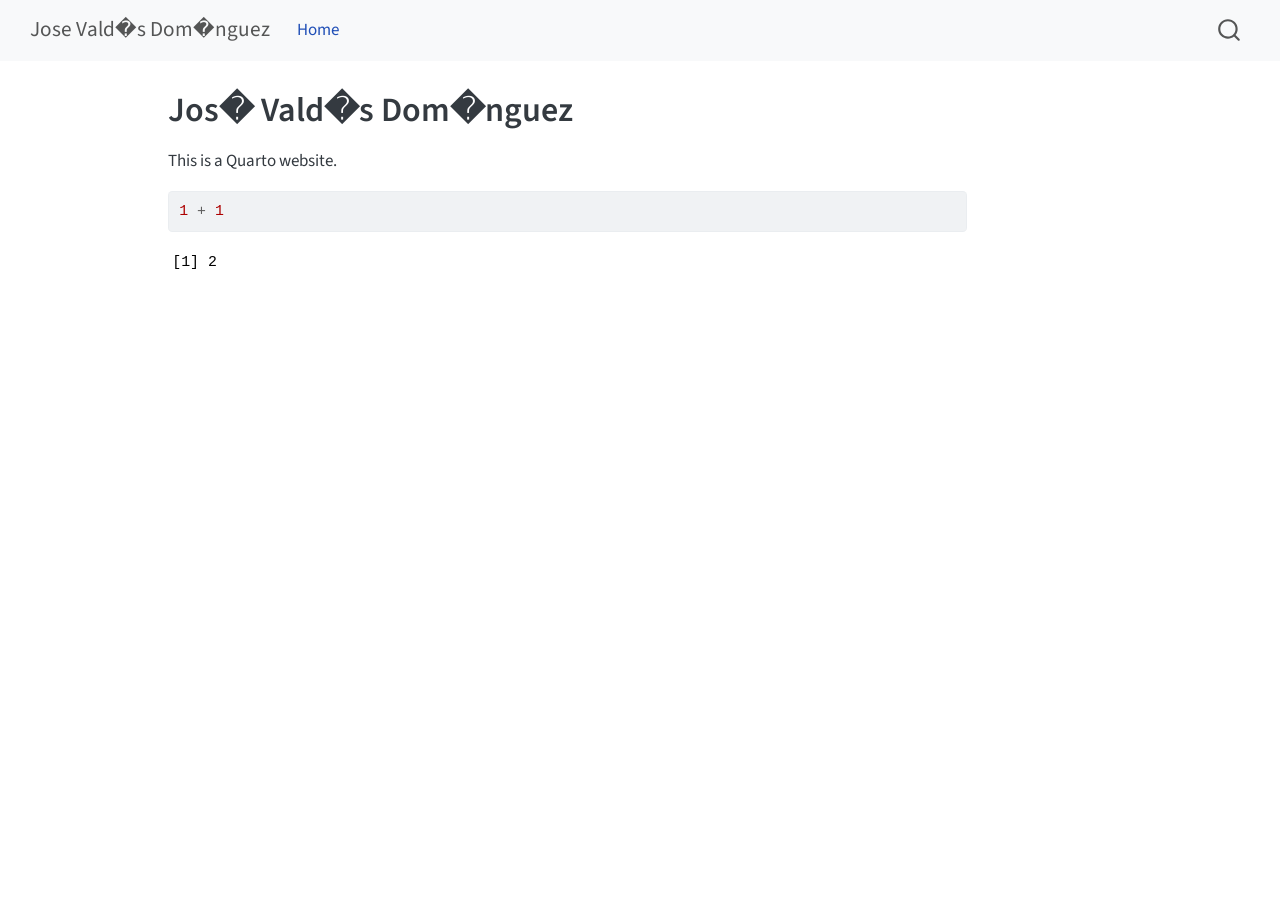
<file: _site/index.html>
<!DOCTYPE html>
<html xmlns="http://www.w3.org/1999/xhtml" lang="en" xml:lang="en"><head>

<meta charset="utf-8">
<meta name="generator" content="quarto-1.4.549">

<meta name="viewport" content="width=device-width, initial-scale=1.0, user-scalable=yes">


<title>Jose Vald�s Dom�nguez - Jos� Vald�s Dom�nguez</title>
<style>
code{white-space: pre-wrap;}
span.smallcaps{font-variant: small-caps;}
div.columns{display: flex; gap: min(4vw, 1.5em);}
div.column{flex: auto; overflow-x: auto;}
div.hanging-indent{margin-left: 1.5em; text-indent: -1.5em;}
ul.task-list{list-style: none;}
ul.task-list li input[type="checkbox"] {
  width: 0.8em;
  margin: 0 0.8em 0.2em -1em; /* quarto-specific, see https://github.com/quarto-dev/quarto-cli/issues/4556 */ 
  vertical-align: middle;
}
/* CSS for syntax highlighting */
pre > code.sourceCode { white-space: pre; position: relative; }
pre > code.sourceCode > span { line-height: 1.25; }
pre > code.sourceCode > span:empty { height: 1.2em; }
.sourceCode { overflow: visible; }
code.sourceCode > span { color: inherit; text-decoration: inherit; }
div.sourceCode { margin: 1em 0; }
pre.sourceCode { margin: 0; }
@media screen {
div.sourceCode { overflow: auto; }
}
@media print {
pre > code.sourceCode { white-space: pre-wrap; }
pre > code.sourceCode > span { text-indent: -5em; padding-left: 5em; }
}
pre.numberSource code
  { counter-reset: source-line 0; }
pre.numberSource code > span
  { position: relative; left: -4em; counter-increment: source-line; }
pre.numberSource code > span > a:first-child::before
  { content: counter(source-line);
    position: relative; left: -1em; text-align: right; vertical-align: baseline;
    border: none; display: inline-block;
    -webkit-touch-callout: none; -webkit-user-select: none;
    -khtml-user-select: none; -moz-user-select: none;
    -ms-user-select: none; user-select: none;
    padding: 0 4px; width: 4em;
  }
pre.numberSource { margin-left: 3em;  padding-left: 4px; }
div.sourceCode
  {   }
@media screen {
pre > code.sourceCode > span > a:first-child::before { text-decoration: underline; }
}
</style>


<script src="site_libs/quarto-nav/quarto-nav.js"></script>
<script src="site_libs/quarto-nav/headroom.min.js"></script>
<script src="site_libs/clipboard/clipboard.min.js"></script>
<script src="site_libs/quarto-search/autocomplete.umd.js"></script>
<script src="site_libs/quarto-search/fuse.min.js"></script>
<script src="site_libs/quarto-search/quarto-search.js"></script>
<meta name="quarto:offset" content="./">
<script src="site_libs/quarto-html/quarto.js"></script>
<script src="site_libs/quarto-html/popper.min.js"></script>
<script src="site_libs/quarto-html/tippy.umd.min.js"></script>
<script src="site_libs/quarto-html/anchor.min.js"></script>
<link href="site_libs/quarto-html/tippy.css" rel="stylesheet">
<link href="site_libs/quarto-html/quarto-syntax-highlighting.css" rel="stylesheet" id="quarto-text-highlighting-styles">
<script src="site_libs/bootstrap/bootstrap.min.js"></script>
<link href="site_libs/bootstrap/bootstrap-icons.css" rel="stylesheet">
<link href="site_libs/bootstrap/bootstrap.min.css" rel="stylesheet" id="quarto-bootstrap" data-mode="light">
<script id="quarto-search-options" type="application/json">{
  "location": "navbar",
  "copy-button": false,
  "collapse-after": 3,
  "panel-placement": "end",
  "type": "overlay",
  "limit": 50,
  "keyboard-shortcut": [
    "f",
    "/",
    "s"
  ],
  "show-item-context": false,
  "language": {
    "search-no-results-text": "No results",
    "search-matching-documents-text": "matching documents",
    "search-copy-link-title": "Copy link to search",
    "search-hide-matches-text": "Hide additional matches",
    "search-more-match-text": "more match in this document",
    "search-more-matches-text": "more matches in this document",
    "search-clear-button-title": "Clear",
    "search-text-placeholder": "",
    "search-detached-cancel-button-title": "Cancel",
    "search-submit-button-title": "Submit",
    "search-label": "Search"
  }
}</script>


<link rel="stylesheet" href="styles.css">
</head>

<body class="nav-fixed">

<div id="quarto-search-results"></div>
  <header id="quarto-header" class="headroom fixed-top">
    <nav class="navbar navbar-expand-lg " data-bs-theme="dark">
      <div class="navbar-container container-fluid">
      <div class="navbar-brand-container mx-auto">
    <a class="navbar-brand" href="./index.html">
    <span class="navbar-title">Jose Vald�s Dom�nguez</span>
    </a>
  </div>
            <div id="quarto-search" class="" title="Search"></div>
          <button class="navbar-toggler" type="button" data-bs-toggle="collapse" data-bs-target="#navbarCollapse" aria-controls="navbarCollapse" aria-expanded="false" aria-label="Toggle navigation" onclick="if (window.quartoToggleHeadroom) { window.quartoToggleHeadroom(); }">
  <span class="navbar-toggler-icon"></span>
</button>
          <div class="collapse navbar-collapse" id="navbarCollapse">
            <ul class="navbar-nav navbar-nav-scroll me-auto">
  <li class="nav-item">
    <a class="nav-link active" href="./index.html" aria-current="page"> 
<span class="menu-text">Home</span></a>
  </li>  
  <li class="nav-item compact">
    <a class="nav-link" href="./about.qmd"> 
<span class="menu-text"></span></a>
  </li>  
</ul>
          </div> <!-- /navcollapse -->
          <div class="quarto-navbar-tools">
</div>
      </div> <!-- /container-fluid -->
    </nav>
</header>
<!-- content -->
<div id="quarto-content" class="quarto-container page-columns page-rows-contents page-layout-article page-navbar">
<!-- sidebar -->
<!-- margin-sidebar -->
    <div id="quarto-margin-sidebar" class="sidebar margin-sidebar">
        
    </div>
<!-- main -->
<main class="content" id="quarto-document-content">

<header id="title-block-header" class="quarto-title-block default">
<div class="quarto-title">
<h1 class="title">Jos� Vald�s Dom�nguez</h1>
</div>



<div class="quarto-title-meta">

    
  
    
  </div>
  


</header>


<p>This is a Quarto website.</p>
<div class="cell">
<div class="sourceCode cell-code" id="cb1"><pre class="sourceCode r code-with-copy"><code class="sourceCode r"><span id="cb1-1"><a href="#cb1-1" aria-hidden="true" tabindex="-1"></a><span class="dv">1</span> <span class="sc">+</span> <span class="dv">1</span></span></code><button title="Copy to Clipboard" class="code-copy-button"><i class="bi"></i></button></pre></div>
<div class="cell-output cell-output-stdout">
<pre><code>[1] 2</code></pre>
</div>
</div>



</main> <!-- /main -->
<script id="quarto-html-after-body" type="application/javascript">
window.document.addEventListener("DOMContentLoaded", function (event) {
  const toggleBodyColorMode = (bsSheetEl) => {
    const mode = bsSheetEl.getAttribute("data-mode");
    const bodyEl = window.document.querySelector("body");
    if (mode === "dark") {
      bodyEl.classList.add("quarto-dark");
      bodyEl.classList.remove("quarto-light");
    } else {
      bodyEl.classList.add("quarto-light");
      bodyEl.classList.remove("quarto-dark");
    }
  }
  const toggleBodyColorPrimary = () => {
    const bsSheetEl = window.document.querySelector("link#quarto-bootstrap");
    if (bsSheetEl) {
      toggleBodyColorMode(bsSheetEl);
    }
  }
  toggleBodyColorPrimary();  
  const icon = "";
  const anchorJS = new window.AnchorJS();
  anchorJS.options = {
    placement: 'right',
    icon: icon
  };
  anchorJS.add('.anchored');
  const isCodeAnnotation = (el) => {
    for (const clz of el.classList) {
      if (clz.startsWith('code-annotation-')) {                     
        return true;
      }
    }
    return false;
  }
  const clipboard = new window.ClipboardJS('.code-copy-button', {
    text: function(trigger) {
      const codeEl = trigger.previousElementSibling.cloneNode(true);
      for (const childEl of codeEl.children) {
        if (isCodeAnnotation(childEl)) {
          childEl.remove();
        }
      }
      return codeEl.innerText;
    }
  });
  clipboard.on('success', function(e) {
    // button target
    const button = e.trigger;
    // don't keep focus
    button.blur();
    // flash "checked"
    button.classList.add('code-copy-button-checked');
    var currentTitle = button.getAttribute("title");
    button.setAttribute("title", "Copied!");
    let tooltip;
    if (window.bootstrap) {
      button.setAttribute("data-bs-toggle", "tooltip");
      button.setAttribute("data-bs-placement", "left");
      button.setAttribute("data-bs-title", "Copied!");
      tooltip = new bootstrap.Tooltip(button, 
        { trigger: "manual", 
          customClass: "code-copy-button-tooltip",
          offset: [0, -8]});
      tooltip.show();    
    }
    setTimeout(function() {
      if (tooltip) {
        tooltip.hide();
        button.removeAttribute("data-bs-title");
        button.removeAttribute("data-bs-toggle");
        button.removeAttribute("data-bs-placement");
      }
      button.setAttribute("title", currentTitle);
      button.classList.remove('code-copy-button-checked');
    }, 1000);
    // clear code selection
    e.clearSelection();
  });
  function tippyHover(el, contentFn, onTriggerFn, onUntriggerFn) {
    const config = {
      allowHTML: true,
      maxWidth: 500,
      delay: 100,
      arrow: false,
      appendTo: function(el) {
          return el.parentElement;
      },
      interactive: true,
      interactiveBorder: 10,
      theme: 'quarto',
      placement: 'bottom-start',
    };
    if (contentFn) {
      config.content = contentFn;
    }
    if (onTriggerFn) {
      config.onTrigger = onTriggerFn;
    }
    if (onUntriggerFn) {
      config.onUntrigger = onUntriggerFn;
    }
    window.tippy(el, config); 
  }
  const noterefs = window.document.querySelectorAll('a[role="doc-noteref"]');
  for (var i=0; i<noterefs.length; i++) {
    const ref = noterefs[i];
    tippyHover(ref, function() {
      // use id or data attribute instead here
      let href = ref.getAttribute('data-footnote-href') || ref.getAttribute('href');
      try { href = new URL(href).hash; } catch {}
      const id = href.replace(/^#\/?/, "");
      const note = window.document.getElementById(id);
      return note.innerHTML;
    });
  }
  const xrefs = window.document.querySelectorAll('a.quarto-xref');
  const processXRef = (id, note) => {
    // Strip column container classes
    const stripColumnClz = (el) => {
      el.classList.remove("page-full", "page-columns");
      if (el.children) {
        for (const child of el.children) {
          stripColumnClz(child);
        }
      }
    }
    stripColumnClz(note)
    if (id === null || id.startsWith('sec-')) {
      // Special case sections, only their first couple elements
      const container = document.createElement("div");
      if (note.children && note.children.length > 2) {
        container.appendChild(note.children[0].cloneNode(true));
        for (let i = 1; i < note.children.length; i++) {
          const child = note.children[i];
          if (child.tagName === "P" && child.innerText === "") {
            continue;
          } else {
            container.appendChild(child.cloneNode(true));
            break;
          }
        }
        if (window.Quarto?.typesetMath) {
          window.Quarto.typesetMath(container);
        }
        return container.innerHTML
      } else {
        if (window.Quarto?.typesetMath) {
          window.Quarto.typesetMath(note);
        }
        return note.innerHTML;
      }
    } else {
      // Remove any anchor links if they are present
      const anchorLink = note.querySelector('a.anchorjs-link');
      if (anchorLink) {
        anchorLink.remove();
      }
      if (window.Quarto?.typesetMath) {
        window.Quarto.typesetMath(note);
      }
      // TODO in 1.5, we should make sure this works without a callout special case
      if (note.classList.contains("callout")) {
        return note.outerHTML;
      } else {
        return note.innerHTML;
      }
    }
  }
  for (var i=0; i<xrefs.length; i++) {
    const xref = xrefs[i];
    tippyHover(xref, undefined, function(instance) {
      instance.disable();
      let url = xref.getAttribute('href');
      let hash = undefined; 
      if (url.startsWith('#')) {
        hash = url;
      } else {
        try { hash = new URL(url).hash; } catch {}
      }
      if (hash) {
        const id = hash.replace(/^#\/?/, "");
        const note = window.document.getElementById(id);
        if (note !== null) {
          try {
            const html = processXRef(id, note.cloneNode(true));
            instance.setContent(html);
          } finally {
            instance.enable();
            instance.show();
          }
        } else {
          // See if we can fetch this
          fetch(url.split('#')[0])
          .then(res => res.text())
          .then(html => {
            const parser = new DOMParser();
            const htmlDoc = parser.parseFromString(html, "text/html");
            const note = htmlDoc.getElementById(id);
            if (note !== null) {
              const html = processXRef(id, note);
              instance.setContent(html);
            } 
          }).finally(() => {
            instance.enable();
            instance.show();
          });
        }
      } else {
        // See if we can fetch a full url (with no hash to target)
        // This is a special case and we should probably do some content thinning / targeting
        fetch(url)
        .then(res => res.text())
        .then(html => {
          const parser = new DOMParser();
          const htmlDoc = parser.parseFromString(html, "text/html");
          const note = htmlDoc.querySelector('main.content');
          if (note !== null) {
            // This should only happen for chapter cross references
            // (since there is no id in the URL)
            // remove the first header
            if (note.children.length > 0 && note.children[0].tagName === "HEADER") {
              note.children[0].remove();
            }
            const html = processXRef(null, note);
            instance.setContent(html);
          } 
        }).finally(() => {
          instance.enable();
          instance.show();
        });
      }
    }, function(instance) {
    });
  }
      let selectedAnnoteEl;
      const selectorForAnnotation = ( cell, annotation) => {
        let cellAttr = 'data-code-cell="' + cell + '"';
        let lineAttr = 'data-code-annotation="' +  annotation + '"';
        const selector = 'span[' + cellAttr + '][' + lineAttr + ']';
        return selector;
      }
      const selectCodeLines = (annoteEl) => {
        const doc = window.document;
        const targetCell = annoteEl.getAttribute("data-target-cell");
        const targetAnnotation = annoteEl.getAttribute("data-target-annotation");
        const annoteSpan = window.document.querySelector(selectorForAnnotation(targetCell, targetAnnotation));
        const lines = annoteSpan.getAttribute("data-code-lines").split(",");
        const lineIds = lines.map((line) => {
          return targetCell + "-" + line;
        })
        let top = null;
        let height = null;
        let parent = null;
        if (lineIds.length > 0) {
            //compute the position of the single el (top and bottom and make a div)
            const el = window.document.getElementById(lineIds[0]);
            top = el.offsetTop;
            height = el.offsetHeight;
            parent = el.parentElement.parentElement;
          if (lineIds.length > 1) {
            const lastEl = window.document.getElementById(lineIds[lineIds.length - 1]);
            const bottom = lastEl.offsetTop + lastEl.offsetHeight;
            height = bottom - top;
          }
          if (top !== null && height !== null && parent !== null) {
            // cook up a div (if necessary) and position it 
            let div = window.document.getElementById("code-annotation-line-highlight");
            if (div === null) {
              div = window.document.createElement("div");
              div.setAttribute("id", "code-annotation-line-highlight");
              div.style.position = 'absolute';
              parent.appendChild(div);
            }
            div.style.top = top - 2 + "px";
            div.style.height = height + 4 + "px";
            div.style.left = 0;
            let gutterDiv = window.document.getElementById("code-annotation-line-highlight-gutter");
            if (gutterDiv === null) {
              gutterDiv = window.document.createElement("div");
              gutterDiv.setAttribute("id", "code-annotation-line-highlight-gutter");
              gutterDiv.style.position = 'absolute';
              const codeCell = window.document.getElementById(targetCell);
              const gutter = codeCell.querySelector('.code-annotation-gutter');
              gutter.appendChild(gutterDiv);
            }
            gutterDiv.style.top = top - 2 + "px";
            gutterDiv.style.height = height + 4 + "px";
          }
          selectedAnnoteEl = annoteEl;
        }
      };
      const unselectCodeLines = () => {
        const elementsIds = ["code-annotation-line-highlight", "code-annotation-line-highlight-gutter"];
        elementsIds.forEach((elId) => {
          const div = window.document.getElementById(elId);
          if (div) {
            div.remove();
          }
        });
        selectedAnnoteEl = undefined;
      };
        // Handle positioning of the toggle
    window.addEventListener(
      "resize",
      throttle(() => {
        elRect = undefined;
        if (selectedAnnoteEl) {
          selectCodeLines(selectedAnnoteEl);
        }
      }, 10)
    );
    function throttle(fn, ms) {
    let throttle = false;
    let timer;
      return (...args) => {
        if(!throttle) { // first call gets through
            fn.apply(this, args);
            throttle = true;
        } else { // all the others get throttled
            if(timer) clearTimeout(timer); // cancel #2
            timer = setTimeout(() => {
              fn.apply(this, args);
              timer = throttle = false;
            }, ms);
        }
      };
    }
      // Attach click handler to the DT
      const annoteDls = window.document.querySelectorAll('dt[data-target-cell]');
      for (const annoteDlNode of annoteDls) {
        annoteDlNode.addEventListener('click', (event) => {
          const clickedEl = event.target;
          if (clickedEl !== selectedAnnoteEl) {
            unselectCodeLines();
            const activeEl = window.document.querySelector('dt[data-target-cell].code-annotation-active');
            if (activeEl) {
              activeEl.classList.remove('code-annotation-active');
            }
            selectCodeLines(clickedEl);
            clickedEl.classList.add('code-annotation-active');
          } else {
            // Unselect the line
            unselectCodeLines();
            clickedEl.classList.remove('code-annotation-active');
          }
        });
      }
  const findCites = (el) => {
    const parentEl = el.parentElement;
    if (parentEl) {
      const cites = parentEl.dataset.cites;
      if (cites) {
        return {
          el,
          cites: cites.split(' ')
        };
      } else {
        return findCites(el.parentElement)
      }
    } else {
      return undefined;
    }
  };
  var bibliorefs = window.document.querySelectorAll('a[role="doc-biblioref"]');
  for (var i=0; i<bibliorefs.length; i++) {
    const ref = bibliorefs[i];
    const citeInfo = findCites(ref);
    if (citeInfo) {
      tippyHover(citeInfo.el, function() {
        var popup = window.document.createElement('div');
        citeInfo.cites.forEach(function(cite) {
          var citeDiv = window.document.createElement('div');
          citeDiv.classList.add('hanging-indent');
          citeDiv.classList.add('csl-entry');
          var biblioDiv = window.document.getElementById('ref-' + cite);
          if (biblioDiv) {
            citeDiv.innerHTML = biblioDiv.innerHTML;
          }
          popup.appendChild(citeDiv);
        });
        return popup.innerHTML;
      });
    }
  }
});
</script>
</div> <!-- /content -->




</body></html>
</file>
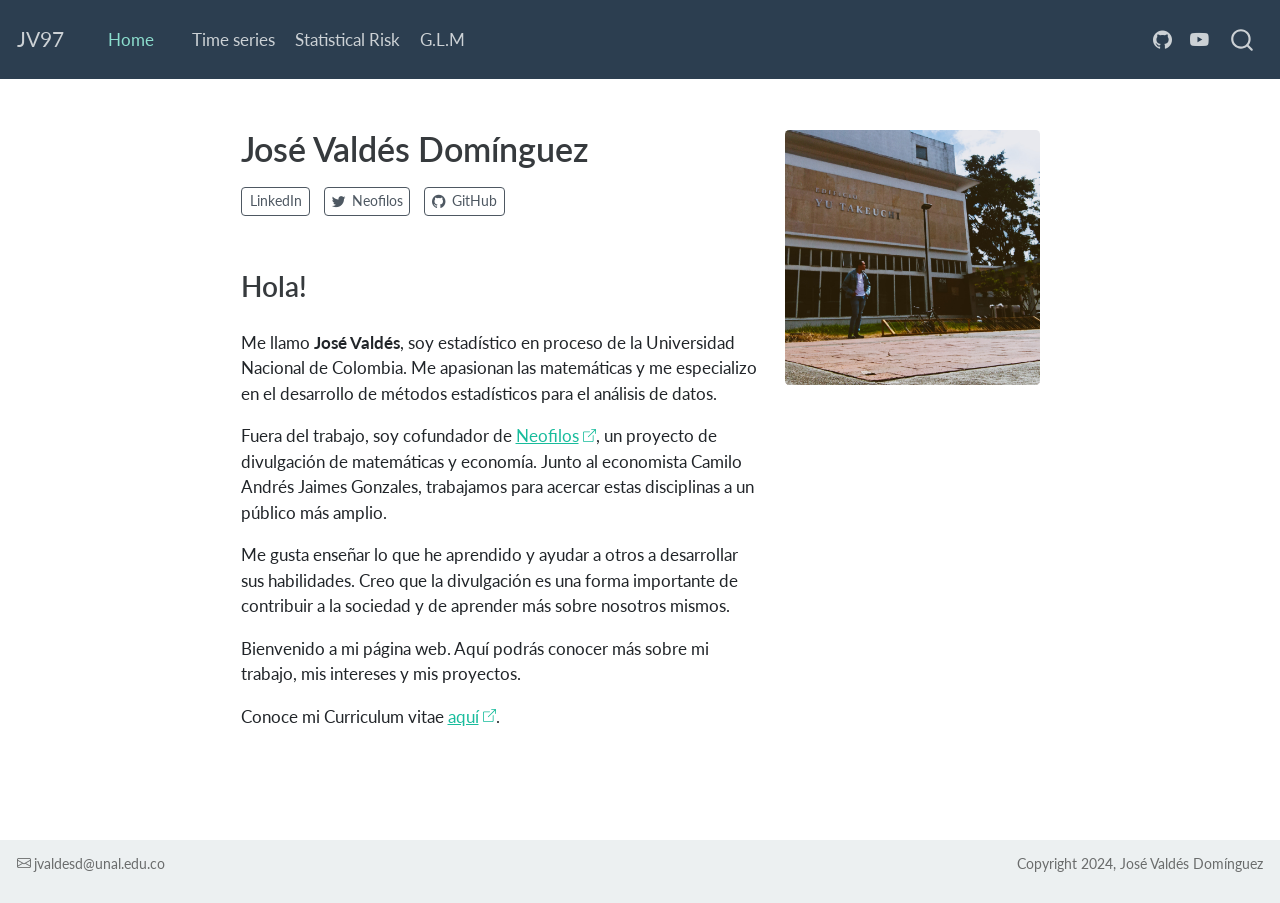
<file: docs/index.html>
<!DOCTYPE html>
<html xmlns="http://www.w3.org/1999/xhtml" lang="es" xml:lang="es"><head>

<meta charset="utf-8">
<meta name="generator" content="quarto-1.3.450">

<meta name="viewport" content="width=device-width, initial-scale=1.0, user-scalable=yes">


<title>JV97 - José Valdés Domínguez</title>
<style>
code{white-space: pre-wrap;}
span.smallcaps{font-variant: small-caps;}
div.columns{display: flex; gap: min(4vw, 1.5em);}
div.column{flex: auto; overflow-x: auto;}
div.hanging-indent{margin-left: 1.5em; text-indent: -1.5em;}
ul.task-list{list-style: none;}
ul.task-list li input[type="checkbox"] {
  width: 0.8em;
  margin: 0 0.8em 0.2em -1em; /* quarto-specific, see https://github.com/quarto-dev/quarto-cli/issues/4556 */ 
  vertical-align: middle;
}
</style>


<script src="site_libs/quarto-nav/quarto-nav.js"></script>
<script src="site_libs/quarto-nav/headroom.min.js"></script>
<script src="site_libs/clipboard/clipboard.min.js"></script>
<script src="site_libs/quarto-search/autocomplete.umd.js"></script>
<script src="site_libs/quarto-search/fuse.min.js"></script>
<script src="site_libs/quarto-search/quarto-search.js"></script>
<meta name="quarto:offset" content="./">
<link href=".//imagen/logo/JV97-logos4.jpeg" rel="icon" type="image/jpeg">
<script src="site_libs/quarto-html/quarto.js"></script>
<script src="site_libs/quarto-html/popper.min.js"></script>
<script src="site_libs/quarto-html/tippy.umd.min.js"></script>
<link href="site_libs/quarto-html/tippy.css" rel="stylesheet">
<link href="site_libs/quarto-html/quarto-syntax-highlighting.css" rel="stylesheet" id="quarto-text-highlighting-styles">
<script src="site_libs/bootstrap/bootstrap.min.js"></script>
<link href="site_libs/bootstrap/bootstrap-icons.css" rel="stylesheet">
<link href="site_libs/bootstrap/bootstrap.min.css" rel="stylesheet" id="quarto-bootstrap" data-mode="light">
<script id="quarto-search-options" type="application/json">{
  "location": "navbar",
  "copy-button": false,
  "collapse-after": 3,
  "panel-placement": "end",
  "type": "overlay",
  "limit": 20,
  "language": {
    "search-no-results-text": "Sin resultados",
    "search-matching-documents-text": "documentos encontrados",
    "search-copy-link-title": "Copiar el enlace en la búsqueda",
    "search-hide-matches-text": "Ocultar resultados adicionales",
    "search-more-match-text": "resultado adicional en este documento",
    "search-more-matches-text": "resultados adicionales en este documento",
    "search-clear-button-title": "Borrar",
    "search-detached-cancel-button-title": "Cancelar",
    "search-submit-button-title": "Enviar",
    "search-label": "Buscar"
  }
}</script>
<script async="" src="https://www.googletagmanager.com/gtag/js?id=G-8QEJFWVWYY"></script>

<script type="text/javascript">

window.dataLayer = window.dataLayer || [];
function gtag(){dataLayer.push(arguments);}
gtag('js', new Date());
gtag('config', 'G-8QEJFWVWYY', { 'anonymize_ip': true});
</script>


</head>

<body class="nav-fixed fullcontent">

<div id="quarto-search-results"></div>
  <header id="quarto-header" class="headroom fixed-top">
    <nav class="navbar navbar-expand-lg navbar-dark ">
      <div class="navbar-container container-fluid">
      <div class="navbar-brand-container">
    <a class="navbar-brand" href="./index.html">
    <span class="navbar-title">JV97</span>
    </a>
  </div>
            <div id="quarto-search" class="" title="Buscar"></div>
          <button class="navbar-toggler" type="button" data-bs-toggle="collapse" data-bs-target="#navbarCollapse" aria-controls="navbarCollapse" aria-expanded="false" aria-label="Navegación de palanca" onclick="if (window.quartoToggleHeadroom) { window.quartoToggleHeadroom(); }">
  <span class="navbar-toggler-icon"></span>
</button>
          <div class="collapse navbar-collapse" id="navbarCollapse">
            <ul class="navbar-nav navbar-nav-scroll me-auto">
  <li class="nav-item">
    <a class="nav-link active" href="./index.html" rel="" target="" aria-current="page">
 <span class="menu-text">Home</span></a>
  </li>  
  <li class="nav-item compact">
    <a class="nav-link" href="./about.qmd" rel="" target="">
 <span class="menu-text"></span></a>
  </li>  
  <li class="nav-item">
    <a class="nav-link" href="./series.html" rel="" target="">
 <span class="menu-text">Time series</span></a>
  </li>  
  <li class="nav-item">
    <a class="nav-link" href="./Teo Est. Riesgo.html" rel="" target="">
 <span class="menu-text">Statistical Risk</span></a>
  </li>  
  <li class="nav-item">
    <a class="nav-link" href="./GLM.html" rel="" target="">
 <span class="menu-text">G.L.M</span></a>
  </li>  
</ul>
            <ul class="navbar-nav navbar-nav-scroll ms-auto">
  <li class="nav-item compact">
    <a class="nav-link" href="https://github.com/JoseValdes97?tab=repositories" rel="" target=""><i class="bi bi-github" role="img">
</i> 
 <span class="menu-text"></span></a>
  </li>  
  <li class="nav-item compact">
    <a class="nav-link" href="https://www.youtube.com/@neofilos1576" rel="" target=""><i class="bi bi-youtube" role="img">
</i> 
 <span class="menu-text"></span></a>
  </li>  
</ul>
            <div class="quarto-navbar-tools">
</div>
          </div> <!-- /navcollapse -->
      </div> <!-- /container-fluid -->
    </nav>
</header>
<!-- content -->
<div id="quarto-content" class="quarto-container page-columns page-rows-contents page-layout-article page-navbar">
<!-- sidebar -->
<!-- margin-sidebar -->
    
<!-- main -->
<div class="quarto-about-solana column-body">
  <div class="about-entity">
    <div class="entity-contents">
      <header id="title-block-header" class="quarto-title-block default">
<div class="quarto-title">
<h1 class="title">José Valdés Domínguez</h1>
</div>
<div class="quarto-title-meta">
  </div>
</header> <div class="about-links">
  <a href="https://www.linkedin.com/in/jose-armando-valdes-dominguez-b40739283" class="about-link" rel="" target="">
    <i class="bi bi-linkdin"></i>
     <span class="about-link-text">LinkedIn</span>
  </a>
  <a href="https://twitter.com/neofilos_" class="about-link" rel="" target="">
    <i class="bi bi-twitter"></i>
     <span class="about-link-text">Neofilos</span>
  </a>
  <a href="https://github.com/JoseValdes97" class="about-link" rel="" target="">
    <i class="bi bi-github"></i>
     <span class="about-link-text">GitHub</span>
  </a>
</div>
      <div class="about-contents"><main class="content" id="quarto-document-content">
<section id="hola" class="level2">
<h2 data-anchor-id="hola">Hola!</h2>
<p>Me llamo <strong>José Valdés</strong>, soy estadístico en proceso de la Universidad Nacional de Colombia. Me apasionan las matemáticas y me especializo en el desarrollo de métodos estadísticos para el análisis de datos.</p>
<p>Fuera del trabajo, soy cofundador de <a href="https://www.instagram.com/neofilos_/?hl=es-la" class="external" target="_blank">Neofilos</a>, un proyecto de divulgación de matemáticas y economía. Junto al economista Camilo Andrés Jaimes Gonzales, trabajamos para acercar estas disciplinas a un público más amplio.</p>
<p>Me gusta enseñar lo que he aprendido y ayudar a otros a desarrollar sus habilidades. Creo que la divulgación es una forma importante de contribuir a la sociedad y de aprender más sobre nosotros mismos.</p>
<p>Bienvenido a mi página web. Aquí podrás conocer más sobre mi trabajo, mis intereses y mis proyectos.</p>
<p>Conoce mi Curriculum vitae <a href="https://drive.google.com/file/d/1WBVUGXgRZ5kte9Wmxv8hcC_BMBqgYAy5/view?usp=sharing" class="external" target="_blank">aquí</a>.</p>


</section>
</main></div>
    </div>
    <img src="imagen/foto-mia.jpg" class="about-image
  rounded " style="width: 15em;">
  </div>
</div>
 <!-- /main -->
<script id="quarto-html-after-body" type="application/javascript">
window.document.addEventListener("DOMContentLoaded", function (event) {
  const toggleBodyColorMode = (bsSheetEl) => {
    const mode = bsSheetEl.getAttribute("data-mode");
    const bodyEl = window.document.querySelector("body");
    if (mode === "dark") {
      bodyEl.classList.add("quarto-dark");
      bodyEl.classList.remove("quarto-light");
    } else {
      bodyEl.classList.add("quarto-light");
      bodyEl.classList.remove("quarto-dark");
    }
  }
  const toggleBodyColorPrimary = () => {
    const bsSheetEl = window.document.querySelector("link#quarto-bootstrap");
    if (bsSheetEl) {
      toggleBodyColorMode(bsSheetEl);
    }
  }
  toggleBodyColorPrimary();  
  const isCodeAnnotation = (el) => {
    for (const clz of el.classList) {
      if (clz.startsWith('code-annotation-')) {                     
        return true;
      }
    }
    return false;
  }
  const clipboard = new window.ClipboardJS('.code-copy-button', {
    text: function(trigger) {
      const codeEl = trigger.previousElementSibling.cloneNode(true);
      for (const childEl of codeEl.children) {
        if (isCodeAnnotation(childEl)) {
          childEl.remove();
        }
      }
      return codeEl.innerText;
    }
  });
  clipboard.on('success', function(e) {
    // button target
    const button = e.trigger;
    // don't keep focus
    button.blur();
    // flash "checked"
    button.classList.add('code-copy-button-checked');
    var currentTitle = button.getAttribute("title");
    button.setAttribute("title", "Copiado");
    let tooltip;
    if (window.bootstrap) {
      button.setAttribute("data-bs-toggle", "tooltip");
      button.setAttribute("data-bs-placement", "left");
      button.setAttribute("data-bs-title", "Copiado");
      tooltip = new bootstrap.Tooltip(button, 
        { trigger: "manual", 
          customClass: "code-copy-button-tooltip",
          offset: [0, -8]});
      tooltip.show();    
    }
    setTimeout(function() {
      if (tooltip) {
        tooltip.hide();
        button.removeAttribute("data-bs-title");
        button.removeAttribute("data-bs-toggle");
        button.removeAttribute("data-bs-placement");
      }
      button.setAttribute("title", currentTitle);
      button.classList.remove('code-copy-button-checked');
    }, 1000);
    // clear code selection
    e.clearSelection();
  });
  function tippyHover(el, contentFn) {
    const config = {
      allowHTML: true,
      content: contentFn,
      maxWidth: 500,
      delay: 100,
      arrow: false,
      appendTo: function(el) {
          return el.parentElement;
      },
      interactive: true,
      interactiveBorder: 10,
      theme: 'quarto',
      placement: 'bottom-start'
    };
    window.tippy(el, config); 
  }
  const noterefs = window.document.querySelectorAll('a[role="doc-noteref"]');
  for (var i=0; i<noterefs.length; i++) {
    const ref = noterefs[i];
    tippyHover(ref, function() {
      // use id or data attribute instead here
      let href = ref.getAttribute('data-footnote-href') || ref.getAttribute('href');
      try { href = new URL(href).hash; } catch {}
      const id = href.replace(/^#\/?/, "");
      const note = window.document.getElementById(id);
      return note.innerHTML;
    });
  }
      let selectedAnnoteEl;
      const selectorForAnnotation = ( cell, annotation) => {
        let cellAttr = 'data-code-cell="' + cell + '"';
        let lineAttr = 'data-code-annotation="' +  annotation + '"';
        const selector = 'span[' + cellAttr + '][' + lineAttr + ']';
        return selector;
      }
      const selectCodeLines = (annoteEl) => {
        const doc = window.document;
        const targetCell = annoteEl.getAttribute("data-target-cell");
        const targetAnnotation = annoteEl.getAttribute("data-target-annotation");
        const annoteSpan = window.document.querySelector(selectorForAnnotation(targetCell, targetAnnotation));
        const lines = annoteSpan.getAttribute("data-code-lines").split(",");
        const lineIds = lines.map((line) => {
          return targetCell + "-" + line;
        })
        let top = null;
        let height = null;
        let parent = null;
        if (lineIds.length > 0) {
            //compute the position of the single el (top and bottom and make a div)
            const el = window.document.getElementById(lineIds[0]);
            top = el.offsetTop;
            height = el.offsetHeight;
            parent = el.parentElement.parentElement;
          if (lineIds.length > 1) {
            const lastEl = window.document.getElementById(lineIds[lineIds.length - 1]);
            const bottom = lastEl.offsetTop + lastEl.offsetHeight;
            height = bottom - top;
          }
          if (top !== null && height !== null && parent !== null) {
            // cook up a div (if necessary) and position it 
            let div = window.document.getElementById("code-annotation-line-highlight");
            if (div === null) {
              div = window.document.createElement("div");
              div.setAttribute("id", "code-annotation-line-highlight");
              div.style.position = 'absolute';
              parent.appendChild(div);
            }
            div.style.top = top - 2 + "px";
            div.style.height = height + 4 + "px";
            let gutterDiv = window.document.getElementById("code-annotation-line-highlight-gutter");
            if (gutterDiv === null) {
              gutterDiv = window.document.createElement("div");
              gutterDiv.setAttribute("id", "code-annotation-line-highlight-gutter");
              gutterDiv.style.position = 'absolute';
              const codeCell = window.document.getElementById(targetCell);
              const gutter = codeCell.querySelector('.code-annotation-gutter');
              gutter.appendChild(gutterDiv);
            }
            gutterDiv.style.top = top - 2 + "px";
            gutterDiv.style.height = height + 4 + "px";
          }
          selectedAnnoteEl = annoteEl;
        }
      };
      const unselectCodeLines = () => {
        const elementsIds = ["code-annotation-line-highlight", "code-annotation-line-highlight-gutter"];
        elementsIds.forEach((elId) => {
          const div = window.document.getElementById(elId);
          if (div) {
            div.remove();
          }
        });
        selectedAnnoteEl = undefined;
      };
      // Attach click handler to the DT
      const annoteDls = window.document.querySelectorAll('dt[data-target-cell]');
      for (const annoteDlNode of annoteDls) {
        annoteDlNode.addEventListener('click', (event) => {
          const clickedEl = event.target;
          if (clickedEl !== selectedAnnoteEl) {
            unselectCodeLines();
            const activeEl = window.document.querySelector('dt[data-target-cell].code-annotation-active');
            if (activeEl) {
              activeEl.classList.remove('code-annotation-active');
            }
            selectCodeLines(clickedEl);
            clickedEl.classList.add('code-annotation-active');
          } else {
            // Unselect the line
            unselectCodeLines();
            clickedEl.classList.remove('code-annotation-active');
          }
        });
      }
  const findCites = (el) => {
    const parentEl = el.parentElement;
    if (parentEl) {
      const cites = parentEl.dataset.cites;
      if (cites) {
        return {
          el,
          cites: cites.split(' ')
        };
      } else {
        return findCites(el.parentElement)
      }
    } else {
      return undefined;
    }
  };
  var bibliorefs = window.document.querySelectorAll('a[role="doc-biblioref"]');
  for (var i=0; i<bibliorefs.length; i++) {
    const ref = bibliorefs[i];
    const citeInfo = findCites(ref);
    if (citeInfo) {
      tippyHover(citeInfo.el, function() {
        var popup = window.document.createElement('div');
        citeInfo.cites.forEach(function(cite) {
          var citeDiv = window.document.createElement('div');
          citeDiv.classList.add('hanging-indent');
          citeDiv.classList.add('csl-entry');
          var biblioDiv = window.document.getElementById('ref-' + cite);
          if (biblioDiv) {
            citeDiv.innerHTML = biblioDiv.innerHTML;
          }
          popup.appendChild(citeDiv);
        });
        return popup.innerHTML;
      });
    }
  }
});
</script>
</div> <!-- /content -->
<footer class="footer">
  <div class="nav-footer">
    <div class="nav-footer-left">
      <ul class="footer-items list-unstyled">
    <li class="nav-item">
      <i class="bi bi-envelope" role="img">
</i> 
 jvaldesd@unal.edu.co
  </li>  
</ul>
    </div>   
    <div class="nav-footer-center">
      &nbsp;
    </div>
    <div class="nav-footer-right">
      <ul class="footer-items list-unstyled">
    <li class="nav-item">
 Copyright 2024, José Valdés Domínguez
  </li>  
</ul>
    </div>
  </div>
</footer>



</body></html>
</file>
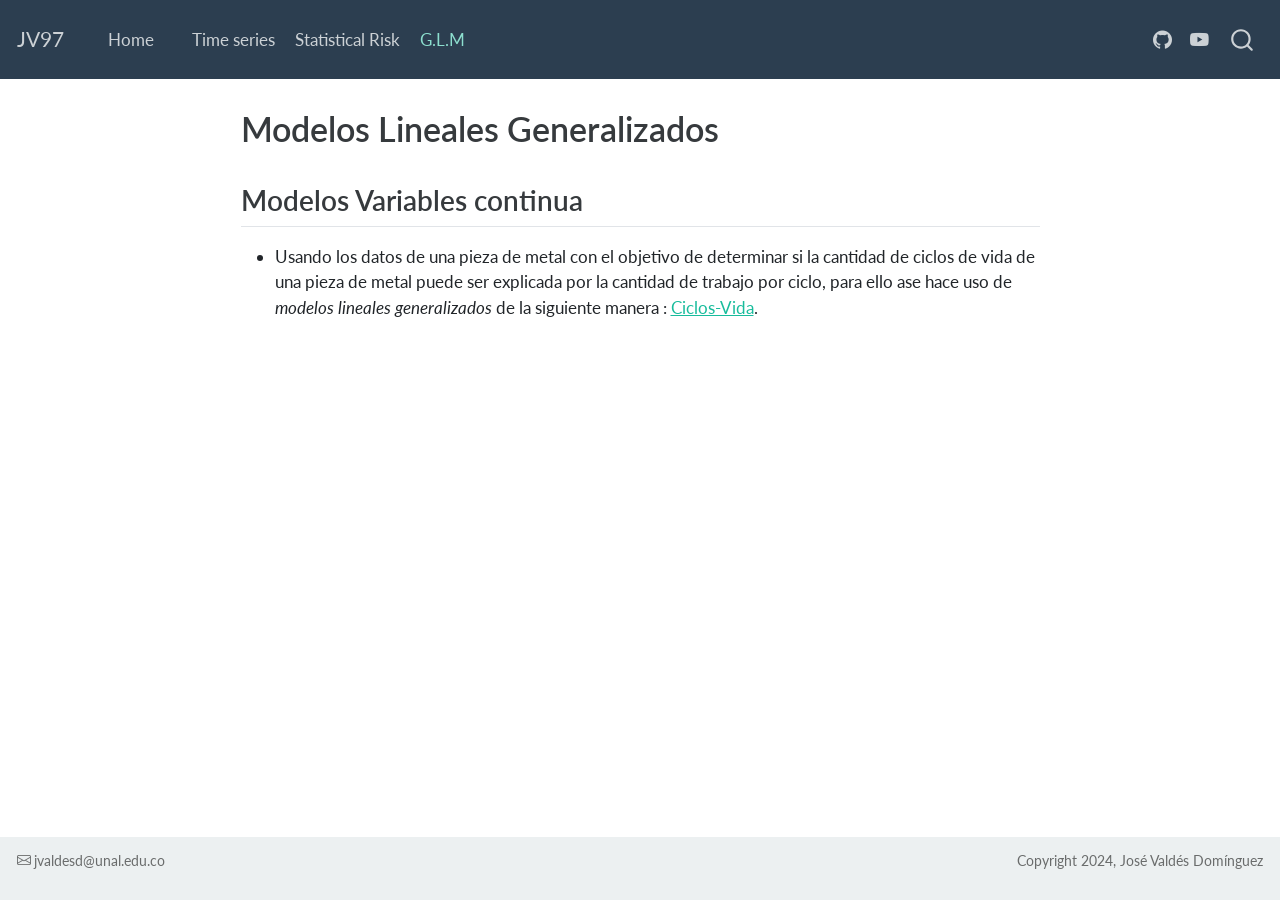
<file: docs/GLM.html>
<!DOCTYPE html>
<html xmlns="http://www.w3.org/1999/xhtml" lang="es" xml:lang="es"><head>

<meta charset="utf-8">
<meta name="generator" content="quarto-1.3.450">

<meta name="viewport" content="width=device-width, initial-scale=1.0, user-scalable=yes">


<title>JV97 - Modelos Lineales Generalizados</title>
<style>
code{white-space: pre-wrap;}
span.smallcaps{font-variant: small-caps;}
div.columns{display: flex; gap: min(4vw, 1.5em);}
div.column{flex: auto; overflow-x: auto;}
div.hanging-indent{margin-left: 1.5em; text-indent: -1.5em;}
ul.task-list{list-style: none;}
ul.task-list li input[type="checkbox"] {
  width: 0.8em;
  margin: 0 0.8em 0.2em -1em; /* quarto-specific, see https://github.com/quarto-dev/quarto-cli/issues/4556 */ 
  vertical-align: middle;
}
</style>


<script src="site_libs/quarto-nav/quarto-nav.js"></script>
<script src="site_libs/quarto-nav/headroom.min.js"></script>
<script src="site_libs/clipboard/clipboard.min.js"></script>
<script src="site_libs/quarto-search/autocomplete.umd.js"></script>
<script src="site_libs/quarto-search/fuse.min.js"></script>
<script src="site_libs/quarto-search/quarto-search.js"></script>
<meta name="quarto:offset" content="./">
<link href=".//imagen/logo/JV97-logos4.jpeg" rel="icon" type="image/jpeg">
<script src="site_libs/quarto-html/quarto.js"></script>
<script src="site_libs/quarto-html/popper.min.js"></script>
<script src="site_libs/quarto-html/tippy.umd.min.js"></script>
<script src="site_libs/quarto-html/anchor.min.js"></script>
<link href="site_libs/quarto-html/tippy.css" rel="stylesheet">
<link href="site_libs/quarto-html/quarto-syntax-highlighting.css" rel="stylesheet" id="quarto-text-highlighting-styles">
<script src="site_libs/bootstrap/bootstrap.min.js"></script>
<link href="site_libs/bootstrap/bootstrap-icons.css" rel="stylesheet">
<link href="site_libs/bootstrap/bootstrap.min.css" rel="stylesheet" id="quarto-bootstrap" data-mode="light">
<script id="quarto-search-options" type="application/json">{
  "location": "navbar",
  "copy-button": false,
  "collapse-after": 3,
  "panel-placement": "end",
  "type": "overlay",
  "limit": 20,
  "language": {
    "search-no-results-text": "Sin resultados",
    "search-matching-documents-text": "documentos encontrados",
    "search-copy-link-title": "Copiar el enlace en la búsqueda",
    "search-hide-matches-text": "Ocultar resultados adicionales",
    "search-more-match-text": "resultado adicional en este documento",
    "search-more-matches-text": "resultados adicionales en este documento",
    "search-clear-button-title": "Borrar",
    "search-detached-cancel-button-title": "Cancelar",
    "search-submit-button-title": "Enviar",
    "search-label": "Buscar"
  }
}</script>
<script async="" src="https://www.googletagmanager.com/gtag/js?id=G-8QEJFWVWYY"></script>

<script type="text/javascript">

window.dataLayer = window.dataLayer || [];
function gtag(){dataLayer.push(arguments);}
gtag('js', new Date());
gtag('config', 'G-8QEJFWVWYY', { 'anonymize_ip': true});
</script>


</head>

<body class="nav-fixed fullcontent">

<div id="quarto-search-results"></div>
  <header id="quarto-header" class="headroom fixed-top">
    <nav class="navbar navbar-expand-lg navbar-dark ">
      <div class="navbar-container container-fluid">
      <div class="navbar-brand-container">
    <a class="navbar-brand" href="./index.html">
    <span class="navbar-title">JV97</span>
    </a>
  </div>
            <div id="quarto-search" class="" title="Buscar"></div>
          <button class="navbar-toggler" type="button" data-bs-toggle="collapse" data-bs-target="#navbarCollapse" aria-controls="navbarCollapse" aria-expanded="false" aria-label="Navegación de palanca" onclick="if (window.quartoToggleHeadroom) { window.quartoToggleHeadroom(); }">
  <span class="navbar-toggler-icon"></span>
</button>
          <div class="collapse navbar-collapse" id="navbarCollapse">
            <ul class="navbar-nav navbar-nav-scroll me-auto">
  <li class="nav-item">
    <a class="nav-link" href="./index.html" rel="" target="">
 <span class="menu-text">Home</span></a>
  </li>  
  <li class="nav-item compact">
    <a class="nav-link" href="./about.qmd" rel="" target="">
 <span class="menu-text"></span></a>
  </li>  
  <li class="nav-item">
    <a class="nav-link" href="./series.html" rel="" target="">
 <span class="menu-text">Time series</span></a>
  </li>  
  <li class="nav-item">
    <a class="nav-link" href="./Teo Est. Riesgo.html" rel="" target="">
 <span class="menu-text">Statistical Risk</span></a>
  </li>  
  <li class="nav-item">
    <a class="nav-link active" href="./GLM.html" rel="" target="" aria-current="page">
 <span class="menu-text">G.L.M</span></a>
  </li>  
</ul>
            <ul class="navbar-nav navbar-nav-scroll ms-auto">
  <li class="nav-item compact">
    <a class="nav-link" href="https://github.com/JoseValdes97?tab=repositories" rel="" target=""><i class="bi bi-github" role="img">
</i> 
 <span class="menu-text"></span></a>
  </li>  
  <li class="nav-item compact">
    <a class="nav-link" href="https://www.youtube.com/@neofilos1576" rel="" target=""><i class="bi bi-youtube" role="img">
</i> 
 <span class="menu-text"></span></a>
  </li>  
</ul>
            <div class="quarto-navbar-tools">
</div>
          </div> <!-- /navcollapse -->
      </div> <!-- /container-fluid -->
    </nav>
</header>
<!-- content -->
<div id="quarto-content" class="quarto-container page-columns page-rows-contents page-layout-article page-navbar">
<!-- sidebar -->
<!-- margin-sidebar -->
    
<!-- main -->
<main class="content" id="quarto-document-content">

<header id="title-block-header" class="quarto-title-block default">
<div class="quarto-title">
<h1 class="title">Modelos Lineales Generalizados</h1>
</div>



<div class="quarto-title-meta">

    
  
    
  </div>
  

</header>

<section id="modelos-variables-continua" class="level2">
<h2 class="anchored" data-anchor-id="modelos-variables-continua">Modelos Variables continua</h2>
<ul>
<li>Usando los datos de una pieza de metal con el objetivo de determinar si la cantidad de ciclos de vida de una pieza de metal puede ser explicada por la cantidad de trabajo por ciclo, para ello ase hace uso de <em>modelos lineales generalizados</em> de la siguiente manera : <a href="HTML/Taller 1.html">Ciclos-Vida</a>.</li>
</ul>


</section>

</main> <!-- /main -->
<script id="quarto-html-after-body" type="application/javascript">
window.document.addEventListener("DOMContentLoaded", function (event) {
  const toggleBodyColorMode = (bsSheetEl) => {
    const mode = bsSheetEl.getAttribute("data-mode");
    const bodyEl = window.document.querySelector("body");
    if (mode === "dark") {
      bodyEl.classList.add("quarto-dark");
      bodyEl.classList.remove("quarto-light");
    } else {
      bodyEl.classList.add("quarto-light");
      bodyEl.classList.remove("quarto-dark");
    }
  }
  const toggleBodyColorPrimary = () => {
    const bsSheetEl = window.document.querySelector("link#quarto-bootstrap");
    if (bsSheetEl) {
      toggleBodyColorMode(bsSheetEl);
    }
  }
  toggleBodyColorPrimary();  
  const icon = "";
  const anchorJS = new window.AnchorJS();
  anchorJS.options = {
    placement: 'right',
    icon: icon
  };
  anchorJS.add('.anchored');
  const isCodeAnnotation = (el) => {
    for (const clz of el.classList) {
      if (clz.startsWith('code-annotation-')) {                     
        return true;
      }
    }
    return false;
  }
  const clipboard = new window.ClipboardJS('.code-copy-button', {
    text: function(trigger) {
      const codeEl = trigger.previousElementSibling.cloneNode(true);
      for (const childEl of codeEl.children) {
        if (isCodeAnnotation(childEl)) {
          childEl.remove();
        }
      }
      return codeEl.innerText;
    }
  });
  clipboard.on('success', function(e) {
    // button target
    const button = e.trigger;
    // don't keep focus
    button.blur();
    // flash "checked"
    button.classList.add('code-copy-button-checked');
    var currentTitle = button.getAttribute("title");
    button.setAttribute("title", "Copiado");
    let tooltip;
    if (window.bootstrap) {
      button.setAttribute("data-bs-toggle", "tooltip");
      button.setAttribute("data-bs-placement", "left");
      button.setAttribute("data-bs-title", "Copiado");
      tooltip = new bootstrap.Tooltip(button, 
        { trigger: "manual", 
          customClass: "code-copy-button-tooltip",
          offset: [0, -8]});
      tooltip.show();    
    }
    setTimeout(function() {
      if (tooltip) {
        tooltip.hide();
        button.removeAttribute("data-bs-title");
        button.removeAttribute("data-bs-toggle");
        button.removeAttribute("data-bs-placement");
      }
      button.setAttribute("title", currentTitle);
      button.classList.remove('code-copy-button-checked');
    }, 1000);
    // clear code selection
    e.clearSelection();
  });
  function tippyHover(el, contentFn) {
    const config = {
      allowHTML: true,
      content: contentFn,
      maxWidth: 500,
      delay: 100,
      arrow: false,
      appendTo: function(el) {
          return el.parentElement;
      },
      interactive: true,
      interactiveBorder: 10,
      theme: 'quarto',
      placement: 'bottom-start'
    };
    window.tippy(el, config); 
  }
  const noterefs = window.document.querySelectorAll('a[role="doc-noteref"]');
  for (var i=0; i<noterefs.length; i++) {
    const ref = noterefs[i];
    tippyHover(ref, function() {
      // use id or data attribute instead here
      let href = ref.getAttribute('data-footnote-href') || ref.getAttribute('href');
      try { href = new URL(href).hash; } catch {}
      const id = href.replace(/^#\/?/, "");
      const note = window.document.getElementById(id);
      return note.innerHTML;
    });
  }
      let selectedAnnoteEl;
      const selectorForAnnotation = ( cell, annotation) => {
        let cellAttr = 'data-code-cell="' + cell + '"';
        let lineAttr = 'data-code-annotation="' +  annotation + '"';
        const selector = 'span[' + cellAttr + '][' + lineAttr + ']';
        return selector;
      }
      const selectCodeLines = (annoteEl) => {
        const doc = window.document;
        const targetCell = annoteEl.getAttribute("data-target-cell");
        const targetAnnotation = annoteEl.getAttribute("data-target-annotation");
        const annoteSpan = window.document.querySelector(selectorForAnnotation(targetCell, targetAnnotation));
        const lines = annoteSpan.getAttribute("data-code-lines").split(",");
        const lineIds = lines.map((line) => {
          return targetCell + "-" + line;
        })
        let top = null;
        let height = null;
        let parent = null;
        if (lineIds.length > 0) {
            //compute the position of the single el (top and bottom and make a div)
            const el = window.document.getElementById(lineIds[0]);
            top = el.offsetTop;
            height = el.offsetHeight;
            parent = el.parentElement.parentElement;
          if (lineIds.length > 1) {
            const lastEl = window.document.getElementById(lineIds[lineIds.length - 1]);
            const bottom = lastEl.offsetTop + lastEl.offsetHeight;
            height = bottom - top;
          }
          if (top !== null && height !== null && parent !== null) {
            // cook up a div (if necessary) and position it 
            let div = window.document.getElementById("code-annotation-line-highlight");
            if (div === null) {
              div = window.document.createElement("div");
              div.setAttribute("id", "code-annotation-line-highlight");
              div.style.position = 'absolute';
              parent.appendChild(div);
            }
            div.style.top = top - 2 + "px";
            div.style.height = height + 4 + "px";
            let gutterDiv = window.document.getElementById("code-annotation-line-highlight-gutter");
            if (gutterDiv === null) {
              gutterDiv = window.document.createElement("div");
              gutterDiv.setAttribute("id", "code-annotation-line-highlight-gutter");
              gutterDiv.style.position = 'absolute';
              const codeCell = window.document.getElementById(targetCell);
              const gutter = codeCell.querySelector('.code-annotation-gutter');
              gutter.appendChild(gutterDiv);
            }
            gutterDiv.style.top = top - 2 + "px";
            gutterDiv.style.height = height + 4 + "px";
          }
          selectedAnnoteEl = annoteEl;
        }
      };
      const unselectCodeLines = () => {
        const elementsIds = ["code-annotation-line-highlight", "code-annotation-line-highlight-gutter"];
        elementsIds.forEach((elId) => {
          const div = window.document.getElementById(elId);
          if (div) {
            div.remove();
          }
        });
        selectedAnnoteEl = undefined;
      };
      // Attach click handler to the DT
      const annoteDls = window.document.querySelectorAll('dt[data-target-cell]');
      for (const annoteDlNode of annoteDls) {
        annoteDlNode.addEventListener('click', (event) => {
          const clickedEl = event.target;
          if (clickedEl !== selectedAnnoteEl) {
            unselectCodeLines();
            const activeEl = window.document.querySelector('dt[data-target-cell].code-annotation-active');
            if (activeEl) {
              activeEl.classList.remove('code-annotation-active');
            }
            selectCodeLines(clickedEl);
            clickedEl.classList.add('code-annotation-active');
          } else {
            // Unselect the line
            unselectCodeLines();
            clickedEl.classList.remove('code-annotation-active');
          }
        });
      }
  const findCites = (el) => {
    const parentEl = el.parentElement;
    if (parentEl) {
      const cites = parentEl.dataset.cites;
      if (cites) {
        return {
          el,
          cites: cites.split(' ')
        };
      } else {
        return findCites(el.parentElement)
      }
    } else {
      return undefined;
    }
  };
  var bibliorefs = window.document.querySelectorAll('a[role="doc-biblioref"]');
  for (var i=0; i<bibliorefs.length; i++) {
    const ref = bibliorefs[i];
    const citeInfo = findCites(ref);
    if (citeInfo) {
      tippyHover(citeInfo.el, function() {
        var popup = window.document.createElement('div');
        citeInfo.cites.forEach(function(cite) {
          var citeDiv = window.document.createElement('div');
          citeDiv.classList.add('hanging-indent');
          citeDiv.classList.add('csl-entry');
          var biblioDiv = window.document.getElementById('ref-' + cite);
          if (biblioDiv) {
            citeDiv.innerHTML = biblioDiv.innerHTML;
          }
          popup.appendChild(citeDiv);
        });
        return popup.innerHTML;
      });
    }
  }
});
</script>
</div> <!-- /content -->
<footer class="footer">
  <div class="nav-footer">
    <div class="nav-footer-left">
      <ul class="footer-items list-unstyled">
    <li class="nav-item">
      <i class="bi bi-envelope" role="img">
</i> 
 jvaldesd@unal.edu.co
  </li>  
</ul>
    </div>   
    <div class="nav-footer-center">
      &nbsp;
    </div>
    <div class="nav-footer-right">
      <ul class="footer-items list-unstyled">
    <li class="nav-item">
 Copyright 2024, José Valdés Domínguez
  </li>  
</ul>
    </div>
  </div>
</footer>



</body></html>
</file>
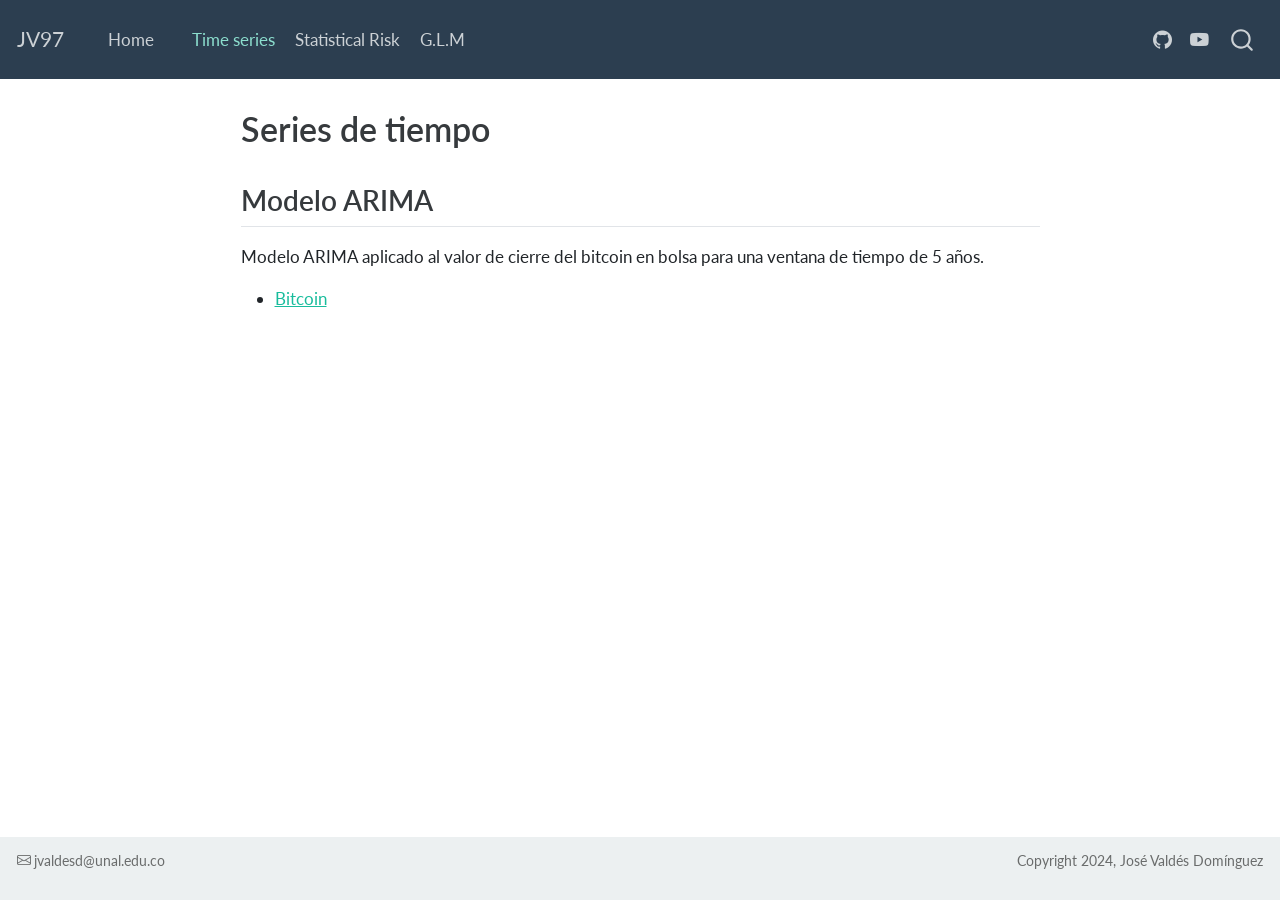
<file: docs/series.html>
<!DOCTYPE html>
<html xmlns="http://www.w3.org/1999/xhtml" lang="es" xml:lang="es"><head>

<meta charset="utf-8">
<meta name="generator" content="quarto-1.3.450">

<meta name="viewport" content="width=device-width, initial-scale=1.0, user-scalable=yes">


<title>JV97 - Series de tiempo</title>
<style>
code{white-space: pre-wrap;}
span.smallcaps{font-variant: small-caps;}
div.columns{display: flex; gap: min(4vw, 1.5em);}
div.column{flex: auto; overflow-x: auto;}
div.hanging-indent{margin-left: 1.5em; text-indent: -1.5em;}
ul.task-list{list-style: none;}
ul.task-list li input[type="checkbox"] {
  width: 0.8em;
  margin: 0 0.8em 0.2em -1em; /* quarto-specific, see https://github.com/quarto-dev/quarto-cli/issues/4556 */ 
  vertical-align: middle;
}
</style>


<script src="site_libs/quarto-nav/quarto-nav.js"></script>
<script src="site_libs/quarto-nav/headroom.min.js"></script>
<script src="site_libs/clipboard/clipboard.min.js"></script>
<script src="site_libs/quarto-search/autocomplete.umd.js"></script>
<script src="site_libs/quarto-search/fuse.min.js"></script>
<script src="site_libs/quarto-search/quarto-search.js"></script>
<meta name="quarto:offset" content="./">
<link href=".//imagen/logo/JV97-logos4.jpeg" rel="icon" type="image/jpeg">
<script src="site_libs/quarto-html/quarto.js"></script>
<script src="site_libs/quarto-html/popper.min.js"></script>
<script src="site_libs/quarto-html/tippy.umd.min.js"></script>
<script src="site_libs/quarto-html/anchor.min.js"></script>
<link href="site_libs/quarto-html/tippy.css" rel="stylesheet">
<link href="site_libs/quarto-html/quarto-syntax-highlighting.css" rel="stylesheet" id="quarto-text-highlighting-styles">
<script src="site_libs/bootstrap/bootstrap.min.js"></script>
<link href="site_libs/bootstrap/bootstrap-icons.css" rel="stylesheet">
<link href="site_libs/bootstrap/bootstrap.min.css" rel="stylesheet" id="quarto-bootstrap" data-mode="light">
<script id="quarto-search-options" type="application/json">{
  "location": "navbar",
  "copy-button": false,
  "collapse-after": 3,
  "panel-placement": "end",
  "type": "overlay",
  "limit": 20,
  "language": {
    "search-no-results-text": "Sin resultados",
    "search-matching-documents-text": "documentos encontrados",
    "search-copy-link-title": "Copiar el enlace en la búsqueda",
    "search-hide-matches-text": "Ocultar resultados adicionales",
    "search-more-match-text": "resultado adicional en este documento",
    "search-more-matches-text": "resultados adicionales en este documento",
    "search-clear-button-title": "Borrar",
    "search-detached-cancel-button-title": "Cancelar",
    "search-submit-button-title": "Enviar",
    "search-label": "Buscar"
  }
}</script>
<script async="" src="https://www.googletagmanager.com/gtag/js?id=G-8QEJFWVWYY"></script>

<script type="text/javascript">

window.dataLayer = window.dataLayer || [];
function gtag(){dataLayer.push(arguments);}
gtag('js', new Date());
gtag('config', 'G-8QEJFWVWYY', { 'anonymize_ip': true});
</script>


</head>

<body class="nav-fixed fullcontent">

<div id="quarto-search-results"></div>
  <header id="quarto-header" class="headroom fixed-top">
    <nav class="navbar navbar-expand-lg navbar-dark ">
      <div class="navbar-container container-fluid">
      <div class="navbar-brand-container">
    <a class="navbar-brand" href="./index.html">
    <span class="navbar-title">JV97</span>
    </a>
  </div>
            <div id="quarto-search" class="" title="Buscar"></div>
          <button class="navbar-toggler" type="button" data-bs-toggle="collapse" data-bs-target="#navbarCollapse" aria-controls="navbarCollapse" aria-expanded="false" aria-label="Navegación de palanca" onclick="if (window.quartoToggleHeadroom) { window.quartoToggleHeadroom(); }">
  <span class="navbar-toggler-icon"></span>
</button>
          <div class="collapse navbar-collapse" id="navbarCollapse">
            <ul class="navbar-nav navbar-nav-scroll me-auto">
  <li class="nav-item">
    <a class="nav-link" href="./index.html" rel="" target="">
 <span class="menu-text">Home</span></a>
  </li>  
  <li class="nav-item compact">
    <a class="nav-link" href="./about.qmd" rel="" target="">
 <span class="menu-text"></span></a>
  </li>  
  <li class="nav-item">
    <a class="nav-link active" href="./series.html" rel="" target="" aria-current="page">
 <span class="menu-text">Time series</span></a>
  </li>  
  <li class="nav-item">
    <a class="nav-link" href="./Teo Est. Riesgo.html" rel="" target="">
 <span class="menu-text">Statistical Risk</span></a>
  </li>  
  <li class="nav-item">
    <a class="nav-link" href="./GLM.html" rel="" target="">
 <span class="menu-text">G.L.M</span></a>
  </li>  
</ul>
            <ul class="navbar-nav navbar-nav-scroll ms-auto">
  <li class="nav-item compact">
    <a class="nav-link" href="https://github.com/JoseValdes97?tab=repositories" rel="" target=""><i class="bi bi-github" role="img">
</i> 
 <span class="menu-text"></span></a>
  </li>  
  <li class="nav-item compact">
    <a class="nav-link" href="https://www.youtube.com/@neofilos1576" rel="" target=""><i class="bi bi-youtube" role="img">
</i> 
 <span class="menu-text"></span></a>
  </li>  
</ul>
            <div class="quarto-navbar-tools">
</div>
          </div> <!-- /navcollapse -->
      </div> <!-- /container-fluid -->
    </nav>
</header>
<!-- content -->
<div id="quarto-content" class="quarto-container page-columns page-rows-contents page-layout-article page-navbar">
<!-- sidebar -->
<!-- margin-sidebar -->
    
<!-- main -->
<main class="content" id="quarto-document-content">

<header id="title-block-header" class="quarto-title-block default">
<div class="quarto-title">
<h1 class="title">Series de tiempo</h1>
</div>



<div class="quarto-title-meta">

    
  
    
  </div>
  

</header>

<section id="modelo-arima" class="level2">
<h2 class="anchored" data-anchor-id="modelo-arima">Modelo ARIMA</h2>
<p>Modelo ARIMA aplicado al valor de cierre del bitcoin en bolsa para una ventana de tiempo de 5 años.</p>
<ul>
<li><a href="./HTML/ARIMA-BITCOIN.html">Bitcoin</a></li>
</ul>


</section>

</main> <!-- /main -->
<script id="quarto-html-after-body" type="application/javascript">
window.document.addEventListener("DOMContentLoaded", function (event) {
  const toggleBodyColorMode = (bsSheetEl) => {
    const mode = bsSheetEl.getAttribute("data-mode");
    const bodyEl = window.document.querySelector("body");
    if (mode === "dark") {
      bodyEl.classList.add("quarto-dark");
      bodyEl.classList.remove("quarto-light");
    } else {
      bodyEl.classList.add("quarto-light");
      bodyEl.classList.remove("quarto-dark");
    }
  }
  const toggleBodyColorPrimary = () => {
    const bsSheetEl = window.document.querySelector("link#quarto-bootstrap");
    if (bsSheetEl) {
      toggleBodyColorMode(bsSheetEl);
    }
  }
  toggleBodyColorPrimary();  
  const icon = "";
  const anchorJS = new window.AnchorJS();
  anchorJS.options = {
    placement: 'right',
    icon: icon
  };
  anchorJS.add('.anchored');
  const isCodeAnnotation = (el) => {
    for (const clz of el.classList) {
      if (clz.startsWith('code-annotation-')) {                     
        return true;
      }
    }
    return false;
  }
  const clipboard = new window.ClipboardJS('.code-copy-button', {
    text: function(trigger) {
      const codeEl = trigger.previousElementSibling.cloneNode(true);
      for (const childEl of codeEl.children) {
        if (isCodeAnnotation(childEl)) {
          childEl.remove();
        }
      }
      return codeEl.innerText;
    }
  });
  clipboard.on('success', function(e) {
    // button target
    const button = e.trigger;
    // don't keep focus
    button.blur();
    // flash "checked"
    button.classList.add('code-copy-button-checked');
    var currentTitle = button.getAttribute("title");
    button.setAttribute("title", "Copiado");
    let tooltip;
    if (window.bootstrap) {
      button.setAttribute("data-bs-toggle", "tooltip");
      button.setAttribute("data-bs-placement", "left");
      button.setAttribute("data-bs-title", "Copiado");
      tooltip = new bootstrap.Tooltip(button, 
        { trigger: "manual", 
          customClass: "code-copy-button-tooltip",
          offset: [0, -8]});
      tooltip.show();    
    }
    setTimeout(function() {
      if (tooltip) {
        tooltip.hide();
        button.removeAttribute("data-bs-title");
        button.removeAttribute("data-bs-toggle");
        button.removeAttribute("data-bs-placement");
      }
      button.setAttribute("title", currentTitle);
      button.classList.remove('code-copy-button-checked');
    }, 1000);
    // clear code selection
    e.clearSelection();
  });
  function tippyHover(el, contentFn) {
    const config = {
      allowHTML: true,
      content: contentFn,
      maxWidth: 500,
      delay: 100,
      arrow: false,
      appendTo: function(el) {
          return el.parentElement;
      },
      interactive: true,
      interactiveBorder: 10,
      theme: 'quarto',
      placement: 'bottom-start'
    };
    window.tippy(el, config); 
  }
  const noterefs = window.document.querySelectorAll('a[role="doc-noteref"]');
  for (var i=0; i<noterefs.length; i++) {
    const ref = noterefs[i];
    tippyHover(ref, function() {
      // use id or data attribute instead here
      let href = ref.getAttribute('data-footnote-href') || ref.getAttribute('href');
      try { href = new URL(href).hash; } catch {}
      const id = href.replace(/^#\/?/, "");
      const note = window.document.getElementById(id);
      return note.innerHTML;
    });
  }
      let selectedAnnoteEl;
      const selectorForAnnotation = ( cell, annotation) => {
        let cellAttr = 'data-code-cell="' + cell + '"';
        let lineAttr = 'data-code-annotation="' +  annotation + '"';
        const selector = 'span[' + cellAttr + '][' + lineAttr + ']';
        return selector;
      }
      const selectCodeLines = (annoteEl) => {
        const doc = window.document;
        const targetCell = annoteEl.getAttribute("data-target-cell");
        const targetAnnotation = annoteEl.getAttribute("data-target-annotation");
        const annoteSpan = window.document.querySelector(selectorForAnnotation(targetCell, targetAnnotation));
        const lines = annoteSpan.getAttribute("data-code-lines").split(",");
        const lineIds = lines.map((line) => {
          return targetCell + "-" + line;
        })
        let top = null;
        let height = null;
        let parent = null;
        if (lineIds.length > 0) {
            //compute the position of the single el (top and bottom and make a div)
            const el = window.document.getElementById(lineIds[0]);
            top = el.offsetTop;
            height = el.offsetHeight;
            parent = el.parentElement.parentElement;
          if (lineIds.length > 1) {
            const lastEl = window.document.getElementById(lineIds[lineIds.length - 1]);
            const bottom = lastEl.offsetTop + lastEl.offsetHeight;
            height = bottom - top;
          }
          if (top !== null && height !== null && parent !== null) {
            // cook up a div (if necessary) and position it 
            let div = window.document.getElementById("code-annotation-line-highlight");
            if (div === null) {
              div = window.document.createElement("div");
              div.setAttribute("id", "code-annotation-line-highlight");
              div.style.position = 'absolute';
              parent.appendChild(div);
            }
            div.style.top = top - 2 + "px";
            div.style.height = height + 4 + "px";
            let gutterDiv = window.document.getElementById("code-annotation-line-highlight-gutter");
            if (gutterDiv === null) {
              gutterDiv = window.document.createElement("div");
              gutterDiv.setAttribute("id", "code-annotation-line-highlight-gutter");
              gutterDiv.style.position = 'absolute';
              const codeCell = window.document.getElementById(targetCell);
              const gutter = codeCell.querySelector('.code-annotation-gutter');
              gutter.appendChild(gutterDiv);
            }
            gutterDiv.style.top = top - 2 + "px";
            gutterDiv.style.height = height + 4 + "px";
          }
          selectedAnnoteEl = annoteEl;
        }
      };
      const unselectCodeLines = () => {
        const elementsIds = ["code-annotation-line-highlight", "code-annotation-line-highlight-gutter"];
        elementsIds.forEach((elId) => {
          const div = window.document.getElementById(elId);
          if (div) {
            div.remove();
          }
        });
        selectedAnnoteEl = undefined;
      };
      // Attach click handler to the DT
      const annoteDls = window.document.querySelectorAll('dt[data-target-cell]');
      for (const annoteDlNode of annoteDls) {
        annoteDlNode.addEventListener('click', (event) => {
          const clickedEl = event.target;
          if (clickedEl !== selectedAnnoteEl) {
            unselectCodeLines();
            const activeEl = window.document.querySelector('dt[data-target-cell].code-annotation-active');
            if (activeEl) {
              activeEl.classList.remove('code-annotation-active');
            }
            selectCodeLines(clickedEl);
            clickedEl.classList.add('code-annotation-active');
          } else {
            // Unselect the line
            unselectCodeLines();
            clickedEl.classList.remove('code-annotation-active');
          }
        });
      }
  const findCites = (el) => {
    const parentEl = el.parentElement;
    if (parentEl) {
      const cites = parentEl.dataset.cites;
      if (cites) {
        return {
          el,
          cites: cites.split(' ')
        };
      } else {
        return findCites(el.parentElement)
      }
    } else {
      return undefined;
    }
  };
  var bibliorefs = window.document.querySelectorAll('a[role="doc-biblioref"]');
  for (var i=0; i<bibliorefs.length; i++) {
    const ref = bibliorefs[i];
    const citeInfo = findCites(ref);
    if (citeInfo) {
      tippyHover(citeInfo.el, function() {
        var popup = window.document.createElement('div');
        citeInfo.cites.forEach(function(cite) {
          var citeDiv = window.document.createElement('div');
          citeDiv.classList.add('hanging-indent');
          citeDiv.classList.add('csl-entry');
          var biblioDiv = window.document.getElementById('ref-' + cite);
          if (biblioDiv) {
            citeDiv.innerHTML = biblioDiv.innerHTML;
          }
          popup.appendChild(citeDiv);
        });
        return popup.innerHTML;
      });
    }
  }
});
</script>
</div> <!-- /content -->
<footer class="footer">
  <div class="nav-footer">
    <div class="nav-footer-left">
      <ul class="footer-items list-unstyled">
    <li class="nav-item">
      <i class="bi bi-envelope" role="img">
</i> 
 jvaldesd@unal.edu.co
  </li>  
</ul>
    </div>   
    <div class="nav-footer-center">
      &nbsp;
    </div>
    <div class="nav-footer-right">
      <ul class="footer-items list-unstyled">
    <li class="nav-item">
 Copyright 2024, José Valdés Domínguez
  </li>  
</ul>
    </div>
  </div>
</footer>



</body></html>
</file>
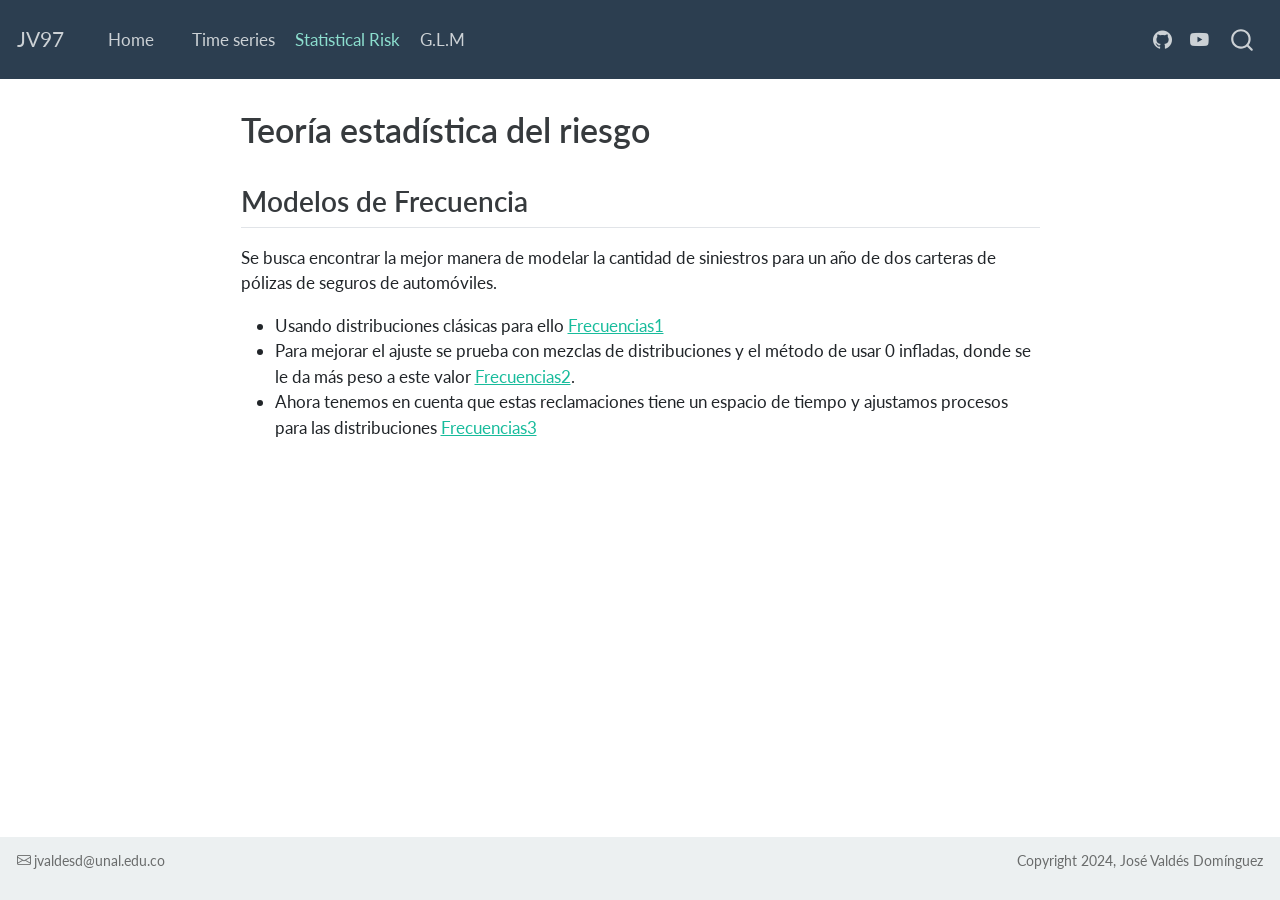
<file: docs/Teo Est. Riesgo.html>
<!DOCTYPE html>
<html xmlns="http://www.w3.org/1999/xhtml" lang="es" xml:lang="es"><head>

<meta charset="utf-8">
<meta name="generator" content="quarto-1.3.450">

<meta name="viewport" content="width=device-width, initial-scale=1.0, user-scalable=yes">


<title>JV97 - Teoría estadística del riesgo</title>
<style>
code{white-space: pre-wrap;}
span.smallcaps{font-variant: small-caps;}
div.columns{display: flex; gap: min(4vw, 1.5em);}
div.column{flex: auto; overflow-x: auto;}
div.hanging-indent{margin-left: 1.5em; text-indent: -1.5em;}
ul.task-list{list-style: none;}
ul.task-list li input[type="checkbox"] {
  width: 0.8em;
  margin: 0 0.8em 0.2em -1em; /* quarto-specific, see https://github.com/quarto-dev/quarto-cli/issues/4556 */ 
  vertical-align: middle;
}
</style>


<script src="site_libs/quarto-nav/quarto-nav.js"></script>
<script src="site_libs/quarto-nav/headroom.min.js"></script>
<script src="site_libs/clipboard/clipboard.min.js"></script>
<script src="site_libs/quarto-search/autocomplete.umd.js"></script>
<script src="site_libs/quarto-search/fuse.min.js"></script>
<script src="site_libs/quarto-search/quarto-search.js"></script>
<meta name="quarto:offset" content="./">
<link href=".//imagen/logo/JV97-logos4.jpeg" rel="icon" type="image/jpeg">
<script src="site_libs/quarto-html/quarto.js"></script>
<script src="site_libs/quarto-html/popper.min.js"></script>
<script src="site_libs/quarto-html/tippy.umd.min.js"></script>
<script src="site_libs/quarto-html/anchor.min.js"></script>
<link href="site_libs/quarto-html/tippy.css" rel="stylesheet">
<link href="site_libs/quarto-html/quarto-syntax-highlighting.css" rel="stylesheet" id="quarto-text-highlighting-styles">
<script src="site_libs/bootstrap/bootstrap.min.js"></script>
<link href="site_libs/bootstrap/bootstrap-icons.css" rel="stylesheet">
<link href="site_libs/bootstrap/bootstrap.min.css" rel="stylesheet" id="quarto-bootstrap" data-mode="light">
<script id="quarto-search-options" type="application/json">{
  "location": "navbar",
  "copy-button": false,
  "collapse-after": 3,
  "panel-placement": "end",
  "type": "overlay",
  "limit": 20,
  "language": {
    "search-no-results-text": "Sin resultados",
    "search-matching-documents-text": "documentos encontrados",
    "search-copy-link-title": "Copiar el enlace en la búsqueda",
    "search-hide-matches-text": "Ocultar resultados adicionales",
    "search-more-match-text": "resultado adicional en este documento",
    "search-more-matches-text": "resultados adicionales en este documento",
    "search-clear-button-title": "Borrar",
    "search-detached-cancel-button-title": "Cancelar",
    "search-submit-button-title": "Enviar",
    "search-label": "Buscar"
  }
}</script>
<script async="" src="https://www.googletagmanager.com/gtag/js?id=G-8QEJFWVWYY"></script>

<script type="text/javascript">

window.dataLayer = window.dataLayer || [];
function gtag(){dataLayer.push(arguments);}
gtag('js', new Date());
gtag('config', 'G-8QEJFWVWYY', { 'anonymize_ip': true});
</script>


</head>

<body class="nav-fixed fullcontent">

<div id="quarto-search-results"></div>
  <header id="quarto-header" class="headroom fixed-top">
    <nav class="navbar navbar-expand-lg navbar-dark ">
      <div class="navbar-container container-fluid">
      <div class="navbar-brand-container">
    <a class="navbar-brand" href="./index.html">
    <span class="navbar-title">JV97</span>
    </a>
  </div>
            <div id="quarto-search" class="" title="Buscar"></div>
          <button class="navbar-toggler" type="button" data-bs-toggle="collapse" data-bs-target="#navbarCollapse" aria-controls="navbarCollapse" aria-expanded="false" aria-label="Navegación de palanca" onclick="if (window.quartoToggleHeadroom) { window.quartoToggleHeadroom(); }">
  <span class="navbar-toggler-icon"></span>
</button>
          <div class="collapse navbar-collapse" id="navbarCollapse">
            <ul class="navbar-nav navbar-nav-scroll me-auto">
  <li class="nav-item">
    <a class="nav-link" href="./index.html" rel="" target="">
 <span class="menu-text">Home</span></a>
  </li>  
  <li class="nav-item compact">
    <a class="nav-link" href="./about.qmd" rel="" target="">
 <span class="menu-text"></span></a>
  </li>  
  <li class="nav-item">
    <a class="nav-link" href="./series.html" rel="" target="">
 <span class="menu-text">Time series</span></a>
  </li>  
  <li class="nav-item">
    <a class="nav-link active" href="./Teo Est. Riesgo.html" rel="" target="" aria-current="page">
 <span class="menu-text">Statistical Risk</span></a>
  </li>  
  <li class="nav-item">
    <a class="nav-link" href="./GLM.html" rel="" target="">
 <span class="menu-text">G.L.M</span></a>
  </li>  
</ul>
            <ul class="navbar-nav navbar-nav-scroll ms-auto">
  <li class="nav-item compact">
    <a class="nav-link" href="https://github.com/JoseValdes97?tab=repositories" rel="" target=""><i class="bi bi-github" role="img">
</i> 
 <span class="menu-text"></span></a>
  </li>  
  <li class="nav-item compact">
    <a class="nav-link" href="https://www.youtube.com/@neofilos1576" rel="" target=""><i class="bi bi-youtube" role="img">
</i> 
 <span class="menu-text"></span></a>
  </li>  
</ul>
            <div class="quarto-navbar-tools">
</div>
          </div> <!-- /navcollapse -->
      </div> <!-- /container-fluid -->
    </nav>
</header>
<!-- content -->
<div id="quarto-content" class="quarto-container page-columns page-rows-contents page-layout-article page-navbar">
<!-- sidebar -->
<!-- margin-sidebar -->
    
<!-- main -->
<main class="content" id="quarto-document-content">

<header id="title-block-header" class="quarto-title-block default">
<div class="quarto-title">
<h1 class="title">Teoría estadística del riesgo</h1>
</div>



<div class="quarto-title-meta">

    
  
    
  </div>
  

</header>

<section id="modelos-de-frecuencia" class="level2">
<h2 class="anchored" data-anchor-id="modelos-de-frecuencia">Modelos de Frecuencia</h2>
<p>Se busca encontrar la mejor manera de modelar la cantidad de siniestros para un año de dos carteras de pólizas de seguros de automóviles.</p>
<ul>
<li>Usando distribuciones clásicas para ello <a href="./HTML/Tarea 1.html">Frecuencias1</a></li>
<li>Para mejorar el ajuste se prueba con mezclas de distribuciones y el método de usar 0 infladas, donde se le da más peso a este valor <a href="./HTML/Tarea 2.html">Frecuencias2</a>.</li>
<li>Ahora tenemos en cuenta que estas reclamaciones tiene un espacio de tiempo y ajustamos procesos para las distribuciones <a href="./HTML/Tarea 2.2.html">Frecuencias3</a></li>
</ul>


</section>

</main> <!-- /main -->
<script id="quarto-html-after-body" type="application/javascript">
window.document.addEventListener("DOMContentLoaded", function (event) {
  const toggleBodyColorMode = (bsSheetEl) => {
    const mode = bsSheetEl.getAttribute("data-mode");
    const bodyEl = window.document.querySelector("body");
    if (mode === "dark") {
      bodyEl.classList.add("quarto-dark");
      bodyEl.classList.remove("quarto-light");
    } else {
      bodyEl.classList.add("quarto-light");
      bodyEl.classList.remove("quarto-dark");
    }
  }
  const toggleBodyColorPrimary = () => {
    const bsSheetEl = window.document.querySelector("link#quarto-bootstrap");
    if (bsSheetEl) {
      toggleBodyColorMode(bsSheetEl);
    }
  }
  toggleBodyColorPrimary();  
  const icon = "";
  const anchorJS = new window.AnchorJS();
  anchorJS.options = {
    placement: 'right',
    icon: icon
  };
  anchorJS.add('.anchored');
  const isCodeAnnotation = (el) => {
    for (const clz of el.classList) {
      if (clz.startsWith('code-annotation-')) {                     
        return true;
      }
    }
    return false;
  }
  const clipboard = new window.ClipboardJS('.code-copy-button', {
    text: function(trigger) {
      const codeEl = trigger.previousElementSibling.cloneNode(true);
      for (const childEl of codeEl.children) {
        if (isCodeAnnotation(childEl)) {
          childEl.remove();
        }
      }
      return codeEl.innerText;
    }
  });
  clipboard.on('success', function(e) {
    // button target
    const button = e.trigger;
    // don't keep focus
    button.blur();
    // flash "checked"
    button.classList.add('code-copy-button-checked');
    var currentTitle = button.getAttribute("title");
    button.setAttribute("title", "Copiado");
    let tooltip;
    if (window.bootstrap) {
      button.setAttribute("data-bs-toggle", "tooltip");
      button.setAttribute("data-bs-placement", "left");
      button.setAttribute("data-bs-title", "Copiado");
      tooltip = new bootstrap.Tooltip(button, 
        { trigger: "manual", 
          customClass: "code-copy-button-tooltip",
          offset: [0, -8]});
      tooltip.show();    
    }
    setTimeout(function() {
      if (tooltip) {
        tooltip.hide();
        button.removeAttribute("data-bs-title");
        button.removeAttribute("data-bs-toggle");
        button.removeAttribute("data-bs-placement");
      }
      button.setAttribute("title", currentTitle);
      button.classList.remove('code-copy-button-checked');
    }, 1000);
    // clear code selection
    e.clearSelection();
  });
  function tippyHover(el, contentFn) {
    const config = {
      allowHTML: true,
      content: contentFn,
      maxWidth: 500,
      delay: 100,
      arrow: false,
      appendTo: function(el) {
          return el.parentElement;
      },
      interactive: true,
      interactiveBorder: 10,
      theme: 'quarto',
      placement: 'bottom-start'
    };
    window.tippy(el, config); 
  }
  const noterefs = window.document.querySelectorAll('a[role="doc-noteref"]');
  for (var i=0; i<noterefs.length; i++) {
    const ref = noterefs[i];
    tippyHover(ref, function() {
      // use id or data attribute instead here
      let href = ref.getAttribute('data-footnote-href') || ref.getAttribute('href');
      try { href = new URL(href).hash; } catch {}
      const id = href.replace(/^#\/?/, "");
      const note = window.document.getElementById(id);
      return note.innerHTML;
    });
  }
      let selectedAnnoteEl;
      const selectorForAnnotation = ( cell, annotation) => {
        let cellAttr = 'data-code-cell="' + cell + '"';
        let lineAttr = 'data-code-annotation="' +  annotation + '"';
        const selector = 'span[' + cellAttr + '][' + lineAttr + ']';
        return selector;
      }
      const selectCodeLines = (annoteEl) => {
        const doc = window.document;
        const targetCell = annoteEl.getAttribute("data-target-cell");
        const targetAnnotation = annoteEl.getAttribute("data-target-annotation");
        const annoteSpan = window.document.querySelector(selectorForAnnotation(targetCell, targetAnnotation));
        const lines = annoteSpan.getAttribute("data-code-lines").split(",");
        const lineIds = lines.map((line) => {
          return targetCell + "-" + line;
        })
        let top = null;
        let height = null;
        let parent = null;
        if (lineIds.length > 0) {
            //compute the position of the single el (top and bottom and make a div)
            const el = window.document.getElementById(lineIds[0]);
            top = el.offsetTop;
            height = el.offsetHeight;
            parent = el.parentElement.parentElement;
          if (lineIds.length > 1) {
            const lastEl = window.document.getElementById(lineIds[lineIds.length - 1]);
            const bottom = lastEl.offsetTop + lastEl.offsetHeight;
            height = bottom - top;
          }
          if (top !== null && height !== null && parent !== null) {
            // cook up a div (if necessary) and position it 
            let div = window.document.getElementById("code-annotation-line-highlight");
            if (div === null) {
              div = window.document.createElement("div");
              div.setAttribute("id", "code-annotation-line-highlight");
              div.style.position = 'absolute';
              parent.appendChild(div);
            }
            div.style.top = top - 2 + "px";
            div.style.height = height + 4 + "px";
            let gutterDiv = window.document.getElementById("code-annotation-line-highlight-gutter");
            if (gutterDiv === null) {
              gutterDiv = window.document.createElement("div");
              gutterDiv.setAttribute("id", "code-annotation-line-highlight-gutter");
              gutterDiv.style.position = 'absolute';
              const codeCell = window.document.getElementById(targetCell);
              const gutter = codeCell.querySelector('.code-annotation-gutter');
              gutter.appendChild(gutterDiv);
            }
            gutterDiv.style.top = top - 2 + "px";
            gutterDiv.style.height = height + 4 + "px";
          }
          selectedAnnoteEl = annoteEl;
        }
      };
      const unselectCodeLines = () => {
        const elementsIds = ["code-annotation-line-highlight", "code-annotation-line-highlight-gutter"];
        elementsIds.forEach((elId) => {
          const div = window.document.getElementById(elId);
          if (div) {
            div.remove();
          }
        });
        selectedAnnoteEl = undefined;
      };
      // Attach click handler to the DT
      const annoteDls = window.document.querySelectorAll('dt[data-target-cell]');
      for (const annoteDlNode of annoteDls) {
        annoteDlNode.addEventListener('click', (event) => {
          const clickedEl = event.target;
          if (clickedEl !== selectedAnnoteEl) {
            unselectCodeLines();
            const activeEl = window.document.querySelector('dt[data-target-cell].code-annotation-active');
            if (activeEl) {
              activeEl.classList.remove('code-annotation-active');
            }
            selectCodeLines(clickedEl);
            clickedEl.classList.add('code-annotation-active');
          } else {
            // Unselect the line
            unselectCodeLines();
            clickedEl.classList.remove('code-annotation-active');
          }
        });
      }
  const findCites = (el) => {
    const parentEl = el.parentElement;
    if (parentEl) {
      const cites = parentEl.dataset.cites;
      if (cites) {
        return {
          el,
          cites: cites.split(' ')
        };
      } else {
        return findCites(el.parentElement)
      }
    } else {
      return undefined;
    }
  };
  var bibliorefs = window.document.querySelectorAll('a[role="doc-biblioref"]');
  for (var i=0; i<bibliorefs.length; i++) {
    const ref = bibliorefs[i];
    const citeInfo = findCites(ref);
    if (citeInfo) {
      tippyHover(citeInfo.el, function() {
        var popup = window.document.createElement('div');
        citeInfo.cites.forEach(function(cite) {
          var citeDiv = window.document.createElement('div');
          citeDiv.classList.add('hanging-indent');
          citeDiv.classList.add('csl-entry');
          var biblioDiv = window.document.getElementById('ref-' + cite);
          if (biblioDiv) {
            citeDiv.innerHTML = biblioDiv.innerHTML;
          }
          popup.appendChild(citeDiv);
        });
        return popup.innerHTML;
      });
    }
  }
});
</script>
</div> <!-- /content -->
<footer class="footer">
  <div class="nav-footer">
    <div class="nav-footer-left">
      <ul class="footer-items list-unstyled">
    <li class="nav-item">
      <i class="bi bi-envelope" role="img">
</i> 
 jvaldesd@unal.edu.co
  </li>  
</ul>
    </div>   
    <div class="nav-footer-center">
      &nbsp;
    </div>
    <div class="nav-footer-right">
      <ul class="footer-items list-unstyled">
    <li class="nav-item">
 Copyright 2024, José Valdés Domínguez
  </li>  
</ul>
    </div>
  </div>
</footer>



</body></html>
</file>
<file: _site/site_libs/quarto-html/tippy.css>
.tippy-box[data-animation=fade][data-state=hidden]{opacity:0}[data-tippy-root]{max-width:calc(100vw - 10px)}.tippy-box{position:relative;background-color:#333;color:#fff;border-radius:4px;font-size:14px;line-height:1.4;white-space:normal;outline:0;transition-property:transform,visibility,opacity}.tippy-box[data-placement^=top]>.tippy-arrow{bottom:0}.tippy-box[data-placement^=top]>.tippy-arrow:before{bottom:-7px;left:0;border-width:8px 8px 0;border-top-color:initial;transform-origin:center top}.tippy-box[data-placement^=bottom]>.tippy-arrow{top:0}.tippy-box[data-placement^=bottom]>.tippy-arrow:before{top:-7px;left:0;border-width:0 8px 8px;border-bottom-color:initial;transform-origin:center bottom}.tippy-box[data-placement^=left]>.tippy-arrow{right:0}.tippy-box[data-placement^=left]>.tippy-arrow:before{border-width:8px 0 8px 8px;border-left-color:initial;right:-7px;transform-origin:center left}.tippy-box[data-placement^=right]>.tippy-arrow{left:0}.tippy-box[data-placement^=right]>.tippy-arrow:before{left:-7px;border-width:8px 8px 8px 0;border-right-color:initial;transform-origin:center right}.tippy-box[data-inertia][data-state=visible]{transition-timing-function:cubic-bezier(.54,1.5,.38,1.11)}.tippy-arrow{width:16px;height:16px;color:#333}.tippy-arrow:before{content:"";position:absolute;border-color:transparent;border-style:solid}.tippy-content{position:relative;padding:5px 9px;z-index:1}
</file>
<file: _site/site_libs/quarto-html/quarto-syntax-highlighting.css>
/* quarto syntax highlight colors */
:root {
  --quarto-hl-ot-color: #003B4F;
  --quarto-hl-at-color: #657422;
  --quarto-hl-ss-color: #20794D;
  --quarto-hl-an-color: #5E5E5E;
  --quarto-hl-fu-color: #4758AB;
  --quarto-hl-st-color: #20794D;
  --quarto-hl-cf-color: #003B4F;
  --quarto-hl-op-color: #5E5E5E;
  --quarto-hl-er-color: #AD0000;
  --quarto-hl-bn-color: #AD0000;
  --quarto-hl-al-color: #AD0000;
  --quarto-hl-va-color: #111111;
  --quarto-hl-bu-color: inherit;
  --quarto-hl-ex-color: inherit;
  --quarto-hl-pp-color: #AD0000;
  --quarto-hl-in-color: #5E5E5E;
  --quarto-hl-vs-color: #20794D;
  --quarto-hl-wa-color: #5E5E5E;
  --quarto-hl-do-color: #5E5E5E;
  --quarto-hl-im-color: #00769E;
  --quarto-hl-ch-color: #20794D;
  --quarto-hl-dt-color: #AD0000;
  --quarto-hl-fl-color: #AD0000;
  --quarto-hl-co-color: #5E5E5E;
  --quarto-hl-cv-color: #5E5E5E;
  --quarto-hl-cn-color: #8f5902;
  --quarto-hl-sc-color: #5E5E5E;
  --quarto-hl-dv-color: #AD0000;
  --quarto-hl-kw-color: #003B4F;
}

/* other quarto variables */
:root {
  --quarto-font-monospace: SFMono-Regular, Menlo, Monaco, Consolas, "Liberation Mono", "Courier New", monospace;
}

pre > code.sourceCode > span {
  color: #003B4F;
}

code span {
  color: #003B4F;
}

code.sourceCode > span {
  color: #003B4F;
}

div.sourceCode,
div.sourceCode pre.sourceCode {
  color: #003B4F;
}

code span.ot {
  color: #003B4F;
  font-style: inherit;
}

code span.at {
  color: #657422;
  font-style: inherit;
}

code span.ss {
  color: #20794D;
  font-style: inherit;
}

code span.an {
  color: #5E5E5E;
  font-style: inherit;
}

code span.fu {
  color: #4758AB;
  font-style: inherit;
}

code span.st {
  color: #20794D;
  font-style: inherit;
}

code span.cf {
  color: #003B4F;
  font-style: inherit;
}

code span.op {
  color: #5E5E5E;
  font-style: inherit;
}

code span.er {
  color: #AD0000;
  font-style: inherit;
}

code span.bn {
  color: #AD0000;
  font-style: inherit;
}

code span.al {
  color: #AD0000;
  font-style: inherit;
}

code span.va {
  color: #111111;
  font-style: inherit;
}

code span.bu {
  font-style: inherit;
}

code span.ex {
  font-style: inherit;
}

code span.pp {
  color: #AD0000;
  font-style: inherit;
}

code span.in {
  color: #5E5E5E;
  font-style: inherit;
}

code span.vs {
  color: #20794D;
  font-style: inherit;
}

code span.wa {
  color: #5E5E5E;
  font-style: italic;
}

code span.do {
  color: #5E5E5E;
  font-style: italic;
}

code span.im {
  color: #00769E;
  font-style: inherit;
}

code span.ch {
  color: #20794D;
  font-style: inherit;
}

code span.dt {
  color: #AD0000;
  font-style: inherit;
}

code span.fl {
  color: #AD0000;
  font-style: inherit;
}

code span.co {
  color: #5E5E5E;
  font-style: inherit;
}

code span.cv {
  color: #5E5E5E;
  font-style: italic;
}

code span.cn {
  color: #8f5902;
  font-style: inherit;
}

code span.sc {
  color: #5E5E5E;
  font-style: inherit;
}

code span.dv {
  color: #AD0000;
  font-style: inherit;
}

code span.kw {
  color: #003B4F;
  font-style: inherit;
}

.prevent-inlining {
  content: "</";
}

/*# sourceMappingURL=debc5d5d77c3f9108843748ff7464032.css.map */
</file>
<file: _site/styles.css>
/* css styles */
</file>
<file: docs/site_libs/quarto-html/tippy.css>
.tippy-box[data-animation=fade][data-state=hidden]{opacity:0}[data-tippy-root]{max-width:calc(100vw - 10px)}.tippy-box{position:relative;background-color:#333;color:#fff;border-radius:4px;font-size:14px;line-height:1.4;white-space:normal;outline:0;transition-property:transform,visibility,opacity}.tippy-box[data-placement^=top]>.tippy-arrow{bottom:0}.tippy-box[data-placement^=top]>.tippy-arrow:before{bottom:-7px;left:0;border-width:8px 8px 0;border-top-color:initial;transform-origin:center top}.tippy-box[data-placement^=bottom]>.tippy-arrow{top:0}.tippy-box[data-placement^=bottom]>.tippy-arrow:before{top:-7px;left:0;border-width:0 8px 8px;border-bottom-color:initial;transform-origin:center bottom}.tippy-box[data-placement^=left]>.tippy-arrow{right:0}.tippy-box[data-placement^=left]>.tippy-arrow:before{border-width:8px 0 8px 8px;border-left-color:initial;right:-7px;transform-origin:center left}.tippy-box[data-placement^=right]>.tippy-arrow{left:0}.tippy-box[data-placement^=right]>.tippy-arrow:before{left:-7px;border-width:8px 8px 8px 0;border-right-color:initial;transform-origin:center right}.tippy-box[data-inertia][data-state=visible]{transition-timing-function:cubic-bezier(.54,1.5,.38,1.11)}.tippy-arrow{width:16px;height:16px;color:#333}.tippy-arrow:before{content:"";position:absolute;border-color:transparent;border-style:solid}.tippy-content{position:relative;padding:5px 9px;z-index:1}
</file>
<file: docs/site_libs/quarto-html/quarto-syntax-highlighting.css>
/* quarto syntax highlight colors */
:root {
  --quarto-hl-ot-color: #003B4F;
  --quarto-hl-at-color: #657422;
  --quarto-hl-ss-color: #20794D;
  --quarto-hl-an-color: #5E5E5E;
  --quarto-hl-fu-color: #4758AB;
  --quarto-hl-st-color: #20794D;
  --quarto-hl-cf-color: #003B4F;
  --quarto-hl-op-color: #5E5E5E;
  --quarto-hl-er-color: #AD0000;
  --quarto-hl-bn-color: #AD0000;
  --quarto-hl-al-color: #AD0000;
  --quarto-hl-va-color: #111111;
  --quarto-hl-bu-color: inherit;
  --quarto-hl-ex-color: inherit;
  --quarto-hl-pp-color: #AD0000;
  --quarto-hl-in-color: #5E5E5E;
  --quarto-hl-vs-color: #20794D;
  --quarto-hl-wa-color: #5E5E5E;
  --quarto-hl-do-color: #5E5E5E;
  --quarto-hl-im-color: #00769E;
  --quarto-hl-ch-color: #20794D;
  --quarto-hl-dt-color: #AD0000;
  --quarto-hl-fl-color: #AD0000;
  --quarto-hl-co-color: #5E5E5E;
  --quarto-hl-cv-color: #5E5E5E;
  --quarto-hl-cn-color: #8f5902;
  --quarto-hl-sc-color: #5E5E5E;
  --quarto-hl-dv-color: #AD0000;
  --quarto-hl-kw-color: #003B4F;
}

/* other quarto variables */
:root {
  --quarto-font-monospace: SFMono-Regular, Menlo, Monaco, Consolas, "Liberation Mono", "Courier New", monospace;
}

pre > code.sourceCode > span {
  color: #003B4F;
}

code span {
  color: #003B4F;
}

code.sourceCode > span {
  color: #003B4F;
}

div.sourceCode,
div.sourceCode pre.sourceCode {
  color: #003B4F;
}

code span.ot {
  color: #003B4F;
  font-style: inherit;
}

code span.at {
  color: #657422;
  font-style: inherit;
}

code span.ss {
  color: #20794D;
  font-style: inherit;
}

code span.an {
  color: #5E5E5E;
  font-style: inherit;
}

code span.fu {
  color: #4758AB;
  font-style: inherit;
}

code span.st {
  color: #20794D;
  font-style: inherit;
}

code span.cf {
  color: #003B4F;
  font-style: inherit;
}

code span.op {
  color: #5E5E5E;
  font-style: inherit;
}

code span.er {
  color: #AD0000;
  font-style: inherit;
}

code span.bn {
  color: #AD0000;
  font-style: inherit;
}

code span.al {
  color: #AD0000;
  font-style: inherit;
}

code span.va {
  color: #111111;
  font-style: inherit;
}

code span.bu {
  font-style: inherit;
}

code span.ex {
  font-style: inherit;
}

code span.pp {
  color: #AD0000;
  font-style: inherit;
}

code span.in {
  color: #5E5E5E;
  font-style: inherit;
}

code span.vs {
  color: #20794D;
  font-style: inherit;
}

code span.wa {
  color: #5E5E5E;
  font-style: italic;
}

code span.do {
  color: #5E5E5E;
  font-style: italic;
}

code span.im {
  color: #00769E;
  font-style: inherit;
}

code span.ch {
  color: #20794D;
  font-style: inherit;
}

code span.dt {
  color: #AD0000;
  font-style: inherit;
}

code span.fl {
  color: #AD0000;
  font-style: inherit;
}

code span.co {
  color: #5E5E5E;
  font-style: inherit;
}

code span.cv {
  color: #5E5E5E;
  font-style: italic;
}

code span.cn {
  color: #8f5902;
  font-style: inherit;
}

code span.sc {
  color: #5E5E5E;
  font-style: inherit;
}

code span.dv {
  color: #AD0000;
  font-style: inherit;
}

code span.kw {
  color: #003B4F;
  font-style: inherit;
}

.prevent-inlining {
  content: "</";
}

/*# sourceMappingURL=debc5d5d77c3f9108843748ff7464032.css.map */
</file>
